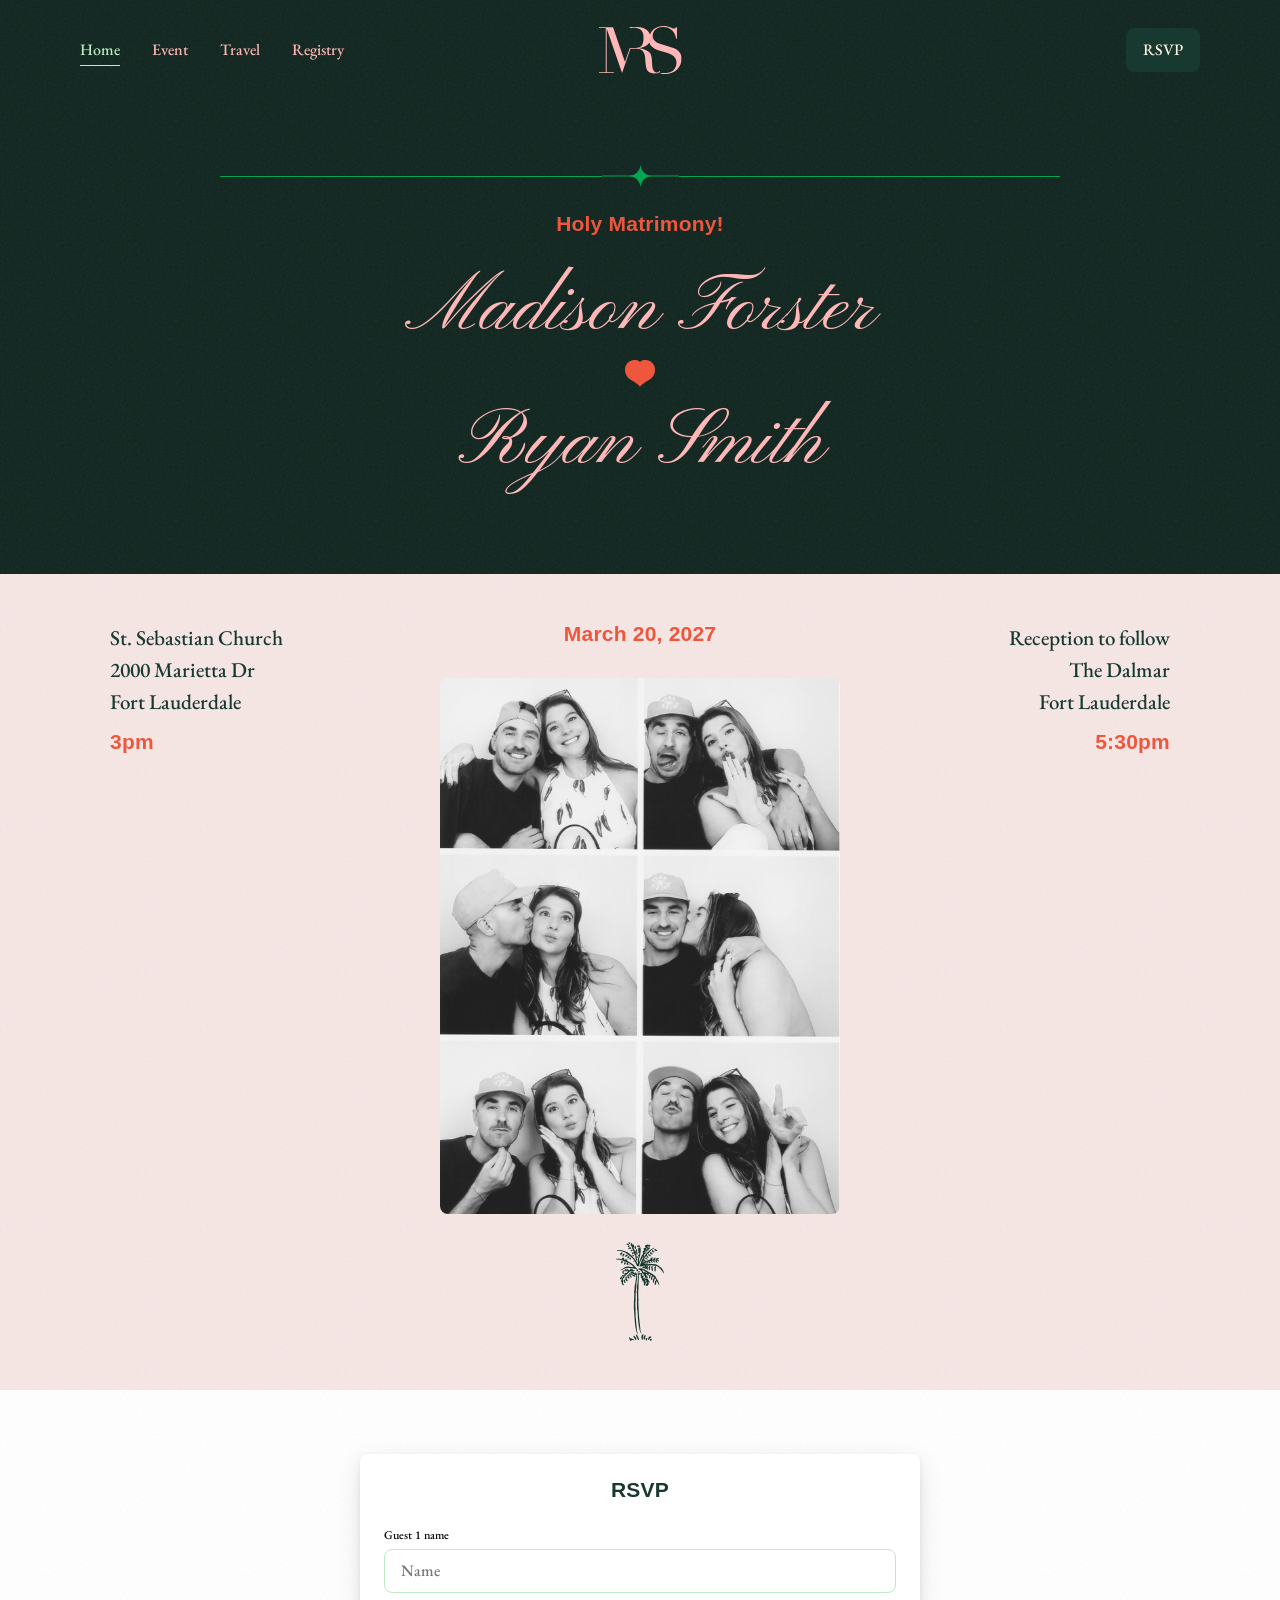
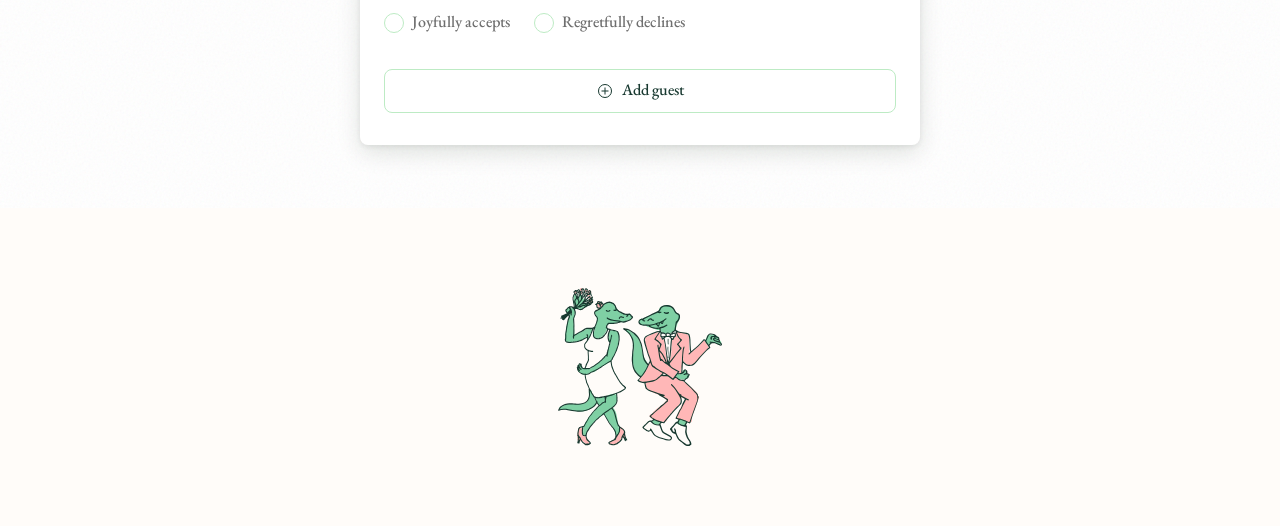
<file: index.html>
<!DOCTYPE html>
<html lang="en">
<head>
  <meta charset="UTF-8">
  <meta name="viewport" content="width=device-width, initial-scale=1.0">
  <title>Madison &amp; Ryan — Home</title>
  <link rel="stylesheet" href="style.css">
  <link rel="icon" href="images/illustration/heart.svg" type="image/svg+xml">
  <meta name="theme-color" content="#0f241e">
</head>
<body>

  <!-- ════════ NAVIGATION ════════ -->
  <nav class="site-nav grain">
    <a href="index.html" class="nav-monogram" aria-label="Madison &amp; Ryan, home">
      <img src="images/illustration/monogram.svg" alt="" width="83" height="48">
    </a>
    <div class="nav-links">
      <a href="index.html" class="active">Home</a>
      <a href="event.html">Event</a>
      <a href="travel.html">Travel</a>
      <a href="registry.html">Registry</a>
    </div>
    <a href="index.html#rsvp" class="nav-rsvp">RSVP</a>
    <button type="button" class="icon-button hamburger" aria-label="Open navigation menu" aria-expanded="false" aria-controls="mobileMenu" onclick="toggleMenu()">
      <span class="hamburger-icons" aria-hidden="true">
        <svg class="nav-menu-icon" width="18" height="18" viewBox="0 0 18 18" fill="none" xmlns="http://www.w3.org/2000/svg">
          <path d="M2 4L16 4" stroke="currentColor"/>
          <path d="M2 9L16 9" stroke="currentColor"/>
          <path d="M2 14L16 14" stroke="currentColor"/>
        </svg>
        <svg class="nav-close-icon" width="18" height="18" viewBox="0 0 18 18" fill="none" xmlns="http://www.w3.org/2000/svg">
          <path d="M3 3L15 15" stroke="currentColor"/>
          <path d="M3 15L15 3" stroke="currentColor"/>
        </svg>
      </span>
    </button>
  </nav>
  <div class="mobile-menu" id="mobileMenu" role="dialog" aria-modal="true" aria-label="Navigation">
    <nav class="mobile-menu-links" aria-label="Main">
      <a href="index.html" class="active">Home</a>
      <a href="event.html">Event</a>
      <a href="travel.html">Travel</a>
      <a href="registry.html">Registry</a>
    </nav>
  </div>

  <!-- ════════ HERO ════════ -->
  <section class="hero grain">
    <div class="hero-inner">

      <!-- Star Divider -->
      <div class="star-divider">
        <span class="line"></span>
        <img class="star-divider-mark" src="images/illustration/star.svg" alt="" width="77" height="24">
        <span class="line"></span>
      </div>

      <p class="font-funk type-subhead subheading">Holy Matrimony!</p>

      <h1 class="type-title-script script-name">Madison Forster</h1>

      <div class="heart-icon">
        <img src="images/illustration/heart.svg" alt="" width="30" height="27">
      </div>

      <h1 class="type-title-script script-name">Ryan Smith</h1>
    </div>
  </section>

  <!-- ════════ DETAILS ════════ -->
  <section class="details-section grain grain-light">
    <div class="details-grid">

      <!-- Left -->
      <div class="details-left">
        <p class="type-p1 details-address">
          St. Sebastian Church<br>
          2000 Marietta Dr<br>
          Fort Lauderdale
        </p>
        <p class="font-funk type-subhead details-time details-time-accent">3pm</p>
      </div>

      <!-- Center -->
      <div class="details-center">
        <p class="font-funk type-subhead details-date details-date-accent">March 20, 2027</p>

        <div class="photo-placeholder">
          <img src="images/photos/photo-booth.jpg" alt="Madison Forster and Ryan Smith — photo booth" width="590" height="810" loading="lazy" decoding="async">
        </div>

        <img class="details-palm" src="images/illustration/palm.svg" alt="" width="58" height="120" loading="lazy" decoding="async">
      </div>

      <!-- Right -->
      <div class="details-right">
        <p class="type-p1 details-address">
          Reception to follow<br>
          The Dalmar<br>
          Fort Lauderdale
        </p>
        <p class="font-funk type-subhead details-time details-time-accent">5:30pm</p>
      </div>

    </div>
  </section>

  <!-- ════════ RSVP ════════ -->
  <section class="rsvp-section grain grain-light" id="rsvp">
    <div class="rsvp-card">
      <h2 class="font-funk type-subhead rsvp-heading">RSVP</h2>

      <form action="https://formspree.io/f/myklajbp" method="POST" id="rsvpForm" novalidate>

        <div id="guestList">
          <!-- Guest 1 (default) -->
          <div class="guest-entry" data-guest="1">
            <div class="form-group autocomplete-wrap">
              <label>Guest 1 name</label>
              <input type="text" name="guest1_name" autocomplete="off" placeholder="Name" required>
              <div class="autocomplete-dropdown"></div>
              <p class="field-error"></p>
            </div>
            <fieldset class="form-group attendance">
              <legend>Will you be attending?</legend>
              <div class="attendance-options">
                <label class="attendance-option"><input type="radio" name="guest1_attending" value="Accepts"><span>Joyfully accepts</span></label>
                <label class="attendance-option"><input type="radio" name="guest1_attending" value="Declines"><span>Regretfully declines</span></label>
              </div>
              <p class="field-error"></p>
            </fieldset>
            <div class="form-group entree-group" hidden>
              <label>Entree option</label>
              <select name="guest1_entree" disabled>
                <option value="" disabled selected>Select entree</option>
                <option value="Chicken &amp; Mahi">Chicken &amp; Mahi</option>
                <option value="Short Ribs &amp; Shrimp">Short Ribs &amp; Shrimp</option>
              </select>
            </div>
          </div>
        </div>

        <button type="button" class="btn-add-guest" id="btnAddGuest">
          <img src="images/icon/add-18.svg" alt="" width="18" height="18">
          Add guest
        </button>

        <button type="submit" class="btn-continue" hidden disabled>Continue</button>
      </form>
    </div>
  </section>

  <!-- ════════ FOOTER ════════ -->
  <footer class="site-footer">
    <img class="footer-gators" src="images/illustration/gators.svg" alt="Dancing gators" width="164" height="158">
  </footer>

  <script>
    function initReveals() {
      if (window.matchMedia && window.matchMedia('(prefers-reduced-motion: reduce)').matches) return;
      var targets = Array.prototype.slice.call(document.querySelectorAll(
        '.hero .star-divider, .hero .subheading, .hero .script-name, .hero .heart-icon, .details-grid, .rsvp-card'
      ));
      if (!targets.length) return;

      targets.forEach(function(el) { el.classList.add('reveal'); });

      var io = new IntersectionObserver(function(entries) {
        entries.forEach(function(entry) {
          if (!entry.isIntersecting) return;
          entry.target.classList.add('reveal-in');
          io.unobserve(entry.target);
        });
      }, { threshold: 0.12, rootMargin: '0px 0px -10% 0px' });

      targets.forEach(function(el) { io.observe(el); });
    }

    /* ── Mobile menu ── */
    function toggleMenu() {
      var menu = document.getElementById('mobileMenu');
      var btn = document.querySelector('.site-nav .hamburger');
      var open = menu && menu.classList.contains('open');
      setMenuOpen(!open);
    }

    var lastMenuFocus = null;
    function getMenuFocusable() {
      var menu = document.getElementById('mobileMenu');
      if (!menu) return [];
      return Array.prototype.slice.call(menu.querySelectorAll('a[href], button:not([disabled]), [tabindex]:not([tabindex="-1"])'))
        .filter(function(el) { return el.offsetParent !== null; });
    }

    function setMenuOpen(open) {
      var menu = document.getElementById('mobileMenu');
      var btn = document.querySelector('.site-nav .hamburger');
      if (!menu) return;

      if (open) {
        lastMenuFocus = document.activeElement;
        menu.classList.add('open');
        document.body.style.overflow = 'hidden';
        if (btn) {
          btn.setAttribute('aria-expanded', 'true');
          btn.setAttribute('aria-label', 'Close navigation menu');
        }
        window.setTimeout(function() {
          var focusables = getMenuFocusable();
          if (focusables[0]) focusables[0].focus();
        }, 0);
      } else {
        menu.classList.remove('open');
        document.body.style.overflow = '';
        if (btn) {
          btn.setAttribute('aria-expanded', 'false');
          btn.setAttribute('aria-label', 'Open navigation menu');
        }
        if (lastMenuFocus && typeof lastMenuFocus.focus === 'function') {
          lastMenuFocus.focus();
        } else if (btn) {
          btn.focus();
        }
        lastMenuFocus = null;
      }
    }
    document.querySelectorAll('.mobile-menu-links a').forEach(function(a) {
      a.addEventListener('click', function() {
        setMenuOpen(false);
      });
    });
    document.addEventListener('keydown', function(e) {
      var menu = document.getElementById('mobileMenu');
      if (!menu || !menu.classList.contains('open')) return;

      if (e.key === 'Escape') {
        setMenuOpen(false);
        return;
      }

      if (e.key === 'Tab') {
        var focusables = getMenuFocusable();
        if (!focusables.length) return;
        var first = focusables[0];
        var last = focusables[focusables.length - 1];
        var active = document.activeElement;
        if (e.shiftKey && active === first) {
          e.preventDefault();
          last.focus();
        } else if (!e.shiftKey && active === last) {
          e.preventDefault();
          first.focus();
        }
      }
    });

    initReveals();

    /* ── Guest list ── */
    var GUESTS = [
      "Cindy Smith","Scott Smith","Cassie Smith","Cassie Ford Smith","Jeremy Smith",
      "Canon Smith","Owen Smith","Dustin Smith","Kali Smith","Kinsley Smith",
      "Tracy Rubio","Jean Rubio","Jim Rubio","Sandi Rubio","Steve Smith",
      "Keith Taylor","Mary Taylor","Kim Medrano","Frank Medrano","Kurt Taylor",
      "Tammy Cardinal","Larry Cardinal","Ted Dailey","Natalie Dailey",
      "Phil Bucci","Patty Bucci","Daniel Marthey","Dasha Marthey",
      "Steven Cooper","Stephanie Cooper","Matt Skelly","Ashley Skelly",
      "Joe Farkas","Kirstin Farkas","Chad Ricker","Jenny Fifer",
      "Mathew Lafferty","Ugyen Lafferty","Clint Lafferty","Leanne Lafferty",
      "Trevor Phillips","Jocelyn Phillips","Cory Lucero","Gabby Rivera",
      "Charlie Casey","Craig Gephart","Rebecca Gephart","Andrew Rising",
      "Abby Rising","Nick D'Amico","Jeanie Mordukhay","Nick Agin",
      "Kyle Martin","Jaclyn Martin","Brent Casto","April Shilling",
      "Ralph Cox","Karen Cox","Judy Sicker","Jim Sicker","Julie Rohr",
      "Billy Rohr","Marnie Lekutanoy","Bilal Akkouche","Bronwyn Sawyer",
      "Selina Hernández","Camille Pepicelli","Dominick Scarfogliero",
      "Cindy Scarfogliero","Colleen Donahue","Juliette McEneaney",
      "Conor McEneaney","Steven Walsh","Kim Walsh","David Walsh",
      "Emily Smoke","Jacqueline Quinn","Gerard Quinn","Kate Prager",
      "Peter Prager","Heather Sawyer","Kane Sawyer","Jackie Sullivan",
      "Christine Forster","John Sawyer","Jim Hague","Paulette Vargas",
      "Katia Lightfoot","Peter Lightfoot","Alec Lightfoot","Kit Ingeme","Katie Cimini",
      "Carol Faria","Marie Walsh","Marykate Prager","Maryclare McVeety",
      "Paul Ryder","Mike Malenfant","Rich Hurley","Mikey Lightfoot",
      "Montana Lightfoot","Natalia Reiss","Pasquale Tolemo","Stefani Butto",
      "Robert Salaki","Santa Sitrno","Brian Kuck","Terry Kuck",
      "Brian Kuck Jr.","Kaitlin Rapkiewicz","John Rapkiewicz",
      "Kaleigh Adkins","Cindy Berbari","Aubrey Berbari","Aubrey Ivie","Eric Ivie",
      "Joe Marquez","Lionetta Marquez","Daniel McCormick","Donna Lambert",
      "Bill Monaco","John Lepoore","Nina Lepoore","Peter Vita","Lisa Vita",
      "Don Adleta","Fred Toner","Tanner DeKock",
      "Eileen Murphy DeGiuseppe","Suzy Donahue","Chuck Donahue","Kevin McNulty",
      "Mary McNulty","Wendy Butto","Frank Butto","Bob McVeety","Kathy McVeety",
      "Al Hertz","Lisa Hertz","Maria Baker","Joe Baker","Cary Kennedy",
      "Sandy Moudry","George Moudry"
    ];

    var guestCount = 1;

    /* True if another guest row on this RSVP already has this name */
    function isNameTaken(name, input) {
      var inputs = document.querySelectorAll('#guestList .autocomplete-wrap input[type="text"]');
      return Array.prototype.some.call(inputs, function(other) {
        return other !== input && other.value.trim().toLowerCase() === name.toLowerCase();
      });
    }

    /* ── Autocomplete ── */
    function setupAutocomplete(input) {
      var dropdown = input.parentElement.querySelector('.autocomplete-dropdown');
      var errorEl = input.parentElement.querySelector('.field-error');

      input.addEventListener('input', function() {
        var val = this.value.trim().toLowerCase();
        errorEl.textContent = '';
        input.classList.remove('invalid');
        dropdown.innerHTML = '';

        if (val.length < 1) { dropdown.style.display = 'none'; return; }

        var matches = GUESTS.filter(function(name) {
          return name.toLowerCase().indexOf(val) !== -1 && !isNameTaken(name, input);
        });

        if (matches.length === 0) {
          dropdown.style.display = 'none';
          return;
        }

        matches.slice(0, 8).forEach(function(name) {
          var item = document.createElement('div');
          item.className = 'autocomplete-item';
          var idx = name.toLowerCase().indexOf(val);
          item.innerHTML = name.substring(0, idx)
            + '<strong>' + name.substring(idx, idx + val.length) + '</strong>'
            + name.substring(idx + val.length);
          item.addEventListener('mousedown', function(e) {
            e.preventDefault();
            input.value = name;
            dropdown.style.display = 'none';
            errorEl.textContent = '';
            input.classList.remove('invalid');
            updateContinue();
          });
          dropdown.appendChild(item);
        });
        dropdown.style.display = 'block';
      });

      input.addEventListener('focus', function() {
        if (this.value.trim().length >= 1) {
          this.dispatchEvent(new Event('input'));
        }
      });

      input.addEventListener('blur', function() {
        var self = this;
        setTimeout(function() {
          dropdown.style.display = 'none';
          validateField(self);
          /* Clears a stale "already on this RSVP" error once the other row changes */
          document.querySelectorAll('#guestList .autocomplete-wrap input.invalid').forEach(function(other) {
            if (other !== self) validateField(other);
          });
        }, 150);
      });
    }

    function validateField(input) {
      var val = input.value.trim();
      var errorEl = input.parentElement.querySelector('.field-error');
      if (!val) {
        input.classList.remove('invalid');
        errorEl.textContent = '';
        return false;
      }
      var match = GUESTS.find(function(name) {
        return name.toLowerCase() === val.toLowerCase();
      });
      if (!match) {
        input.classList.add('invalid');
        errorEl.textContent = "Please select a name from the guest list";
        return false;
      }
      if (isNameTaken(match, input)) {
        input.classList.add('invalid');
        errorEl.textContent = 'This guest is already on this RSVP';
        return false;
      }
      input.value = match;
      input.classList.remove('invalid');
      errorEl.textContent = '';
      return true;
    }

    /* ── Add guest ── */
    document.getElementById('btnAddGuest').addEventListener('click', function() {
      guestCount++;
      var entry = document.createElement('div');
      entry.className = 'guest-entry';
      entry.setAttribute('data-guest', guestCount);
      entry.innerHTML =
        '<div class="guest-entry-header">' +
          '<span class="guest-entry-label">Guest ' + guestCount + '</span>' +
          '<button type="button" class="icon-button icon-button-sm icon-button-light btn-remove-guest" aria-label="Remove guest" title="Remove guest">' +
            '<svg width="16" height="16" viewBox="0 0 18 18" fill="none" xmlns="http://www.w3.org/2000/svg" aria-hidden="true">' +
              '<path d="M3 3L15 15" stroke="currentColor"/>' +
              '<path d="M3 15L15 3" stroke="currentColor"/>' +
            '</svg>' +
          '</button>' +
        '</div>' +
        '<div class="form-group autocomplete-wrap">' +
          '<label>Name</label>' +
          '<input type="text" name="guest' + guestCount + '_name" autocomplete="off" placeholder="Name">' +
          '<div class="autocomplete-dropdown"></div>' +
          '<p class="field-error"></p>' +
        '</div>' +
        '<fieldset class="form-group attendance">' +
          '<legend>Will you be attending?</legend>' +
          '<div class="attendance-options">' +
            '<label class="attendance-option"><input type="radio" name="guest' + guestCount + '_attending" value="Accepts"><span>Joyfully accepts</span></label>' +
            '<label class="attendance-option"><input type="radio" name="guest' + guestCount + '_attending" value="Declines"><span>Regretfully declines</span></label>' +
          '</div>' +
          '<p class="field-error"></p>' +
        '</fieldset>' +
        '<div class="form-group entree-group" hidden>' +
          '<label>Entree option</label>' +
          '<select name="guest' + guestCount + '_entree" disabled>' +
            '<option value="" disabled selected>Select entree</option>' +
            '<option value="Chicken &amp; Mahi">Chicken &amp; Mahi</option>' +
            '<option value="Short Ribs &amp; Shrimp">Short Ribs &amp; Shrimp</option>' +
          '</select>' +
        '</div>';

      document.getElementById('guestList').appendChild(entry);

      var newInput = entry.querySelector('input[type="text"]');
      setupAutocomplete(newInput);
      setupAttendance(entry);
      newInput.focus();
      updateContinue();

      entry.querySelector('.btn-remove-guest').addEventListener('click', function() {
        entry.remove();
        document.querySelectorAll('#guestList .autocomplete-wrap input.invalid').forEach(validateField);
        renumberGuests();
        updateContinue();
      });
    });

    function renumberGuests() {
      var entries = document.querySelectorAll('.guest-entry');
      entries.forEach(function(entry, i) {
        var num = i + 1;
        entry.setAttribute('data-guest', num);
        var label = entry.querySelector('.guest-entry-label');
        if (label) label.textContent = 'Guest ' + num;
        var nameLabel = entry.querySelector('.autocomplete-wrap label');
        if (nameLabel) nameLabel.textContent = num === 1 ? 'Guest 1 name' : 'Name';
        entry.querySelector('input[type="text"]').name = 'guest' + num + '_name';
        entry.querySelectorAll('.attendance input[type="radio"]').forEach(function(radio) {
          radio.name = 'guest' + num + '_attending';
        });
        entry.querySelector('select').name = 'guest' + num + '_entree';
      });
      guestCount = entries.length;
    }

    /* ── Attendance ── */
    function setupAttendance(entry) {
      var fieldset = entry.querySelector('.attendance');
      var entreeGroup = entry.querySelector('.entree-group');
      var select = entreeGroup.querySelector('select');

      fieldset.addEventListener('change', function(e) {
        if (e.target.type !== 'radio') return;
        fieldset.classList.remove('invalid');
        fieldset.querySelector('.field-error').textContent = '';

        /* Disabled selects aren't submitted, so declined guests send no entree */
        var accepts = e.target.value === 'Accepts';
        entreeGroup.hidden = !accepts;
        select.disabled = !accepts;
        if (!accepts) {
          select.selectedIndex = 0;
          select.classList.remove('filled', 'invalid');
          var err = entreeGroup.querySelector('.field-error');
          if (err) err.textContent = '';
        }
      });
    }

    /* ── Continue visibility ── */
    function isGuestComplete(entry) {
      var input = entry.querySelector('.autocomplete-wrap input[type="text"]');
      var name = input.value.trim().toLowerCase();
      var onList = GUESTS.some(function(g) { return g.toLowerCase() === name; });
      var choice = entry.querySelector('.attendance input[type="radio"]:checked');
      if (!onList || isNameTaken(name, input) || !choice) return false;
      return choice.value === 'Declines' || entry.querySelector('.entree-group select').value !== '';
    }

    function updateContinue() {
      var entries = document.querySelectorAll('#guestList .guest-entry');
      var complete = Array.prototype.every.call(entries, isGuestComplete);
      var btn = document.querySelector('#rsvpForm .btn-continue');
      btn.hidden = !complete;
      /* Hidden alone doesn't block submitting with the Enter key */
      btn.disabled = !complete;
    }

    document.getElementById('rsvpForm').addEventListener('input', updateContinue);
    document.getElementById('rsvpForm').addEventListener('change', updateContinue);

    /* ── Form submit validation ── */
    document.getElementById('rsvpForm').addEventListener('submit', function(e) {
      var allValid = true;
      var entries = this.querySelectorAll('.guest-entry');

      entries.forEach(function(entry, i) {
        var input = entry.querySelector('.autocomplete-wrap input[type="text"]');
        var select = entry.querySelector('select');
        var val = input.value.trim();

        /* Name validation */
        if (i === 0 && !val) {
          input.classList.add('invalid');
          input.parentElement.querySelector('.field-error').textContent = 'Please enter your name';
          allValid = false;
        } else if (val && !validateField(input)) {
          allValid = false;
        }

        /* Attendance — required if name is filled (always for guest 1) */
        var namePresent = i === 0 || val;
        var fieldset = entry.querySelector('.attendance');
        var attendanceError = fieldset.querySelector('.field-error');
        var choice = fieldset.querySelector('input[type="radio"]:checked');
        if (namePresent && !choice) {
          fieldset.classList.add('invalid');
          attendanceError.textContent = 'Please let us know if you can make it';
          allValid = false;
        } else {
          fieldset.classList.remove('invalid');
          attendanceError.textContent = '';
        }

        /* Entree validation — required for guests who accept */
        var accepts = choice && choice.value === 'Accepts';
        if (namePresent && accepts && !select.value) {
          select.classList.add('invalid');
          var selectGroup = select.closest('.form-group');
          var selectError = selectGroup.querySelector('.field-error');
          if (!selectError) {
            selectError = document.createElement('p');
            selectError.className = 'field-error';
            selectGroup.appendChild(selectError);
          }
          selectError.textContent = 'Please select an entree';
          allValid = false;
        } else {
          select.classList.remove('invalid');
          var selectGroup = select.closest('.form-group');
          var selectError = selectGroup.querySelector('.field-error');
          if (selectError) selectError.textContent = '';
        }
      });

      e.preventDefault();

      if (!allValid) {
        var firstInvalid = this.querySelector('.invalid');
        if (firstInvalid && firstInvalid.matches('fieldset')) {
          firstInvalid = firstInvalid.querySelector('input[type="radio"]');
        }
        if (firstInvalid) firstInvalid.focus();
        return;
      }

      showConfirmation(this);
    });

    /* Kept by guest name so notes survive "Edit selection" */
    var allergyNotes = {};
    var RSVP_EXIT_MS = 140;
    var RSVP_FILL_MS = 520;

    /* Visit index.html?rsvp-test to run the flow without sending anything to Formspree */
    var RSVP_TEST = /[?&]rsvp-test(&|=|$)/.test(window.location.search);
    var rsvpTestPanel = null;
    if (RSVP_TEST) {
      rsvpTestPanel = document.createElement('aside');
      rsvpTestPanel.className = 'rsvp-test-panel';
      rsvpTestPanel.innerHTML = '<strong>RSVP test mode</strong> Nothing will be sent.<pre></pre>';
      document.body.appendChild(rsvpTestPanel);
    }

    /* Fields grouped per guest so the email reads one guest at a time */
    function buildRsvpData(guests) {
      var data = new FormData();
      data.append('_subject', 'RSVP: ' + guests.map(function(g) { return g.name; }).join(', '));
      guests.forEach(function(g, i) {
        var key = 'guest' + (i + 1);
        data.append(key + '_name', g.name);
        data.append(key + '_attending', g.accepts ? 'Accepts' : 'Declines');
        if (g.accepts) {
          data.append(key + '_entree', g.entree);
          data.append(key + '_allergies', allergyNotes[g.name] || '');
        }
      });
      return data;
    }

    /* ── Send RSVP once the guest confirms ── */
    function submitRsvp(form, box, guests) {
      var btn = box.querySelector('.rsvp-confirm');
      var errorEl = box.querySelector('.submit-error');
      btn.disabled = true;
      btn.textContent = 'Sending…';
      errorEl.textContent = '';

      var data = buildRsvpData(guests);

      if (RSVP_TEST) {
        var lines = [];
        data.forEach(function(value, key) { lines.push(key + ': ' + (value || '(blank)')); });
        rsvpTestPanel.querySelector('pre').textContent = lines.join('\n');
        showConfirmed(box, guests.some(function(g) { return g.accepts; }));
        return;
      }

      fetch(form.action, {
        method: 'POST',
        body: data,
        /* Formspree replies with JSON instead of redirecting to its thank-you page */
        headers: { 'Accept': 'application/json' }
      })
        .then(function(res) {
          if (!res.ok) throw new Error('RSVP failed: ' + res.status);
          showConfirmed(box, guests.some(function(g) { return g.accepts; }));
        })
        .catch(function() {
          btn.disabled = false;
          btn.textContent = 'Confirm';
          errorEl.textContent = 'Something went wrong sending your RSVP. Please try again.';
        });
    }

    /* ── Confirmed state: header changes, then heart, then message ── */
    function showConfirmed(box, anyAccept) {
      var reduceMotion = window.matchMedia && window.matchMedia('(prefers-reduced-motion: reduce)').matches;
      var card = box.closest('.rsvp-card');
      var fill = anyAccept && !reduceMotion;
      box.classList.add('is-leaving');

      /* Dark fill starts as the Confirm button and grows to cover the card */
      if (fill) {
        var c = card.getBoundingClientRect();
        var b = box.querySelector('.rsvp-confirm').getBoundingClientRect();
        card.style.setProperty('--rsvp-fill-from',
          (b.top - c.top) + 'px ' + (c.right - b.right) + 'px ' +
          (c.bottom - b.bottom) + 'px ' + (b.left - c.left) + 'px');
        card.classList.add('is-filling');
        window.setTimeout(function() {
          card.classList.add('is-dark');
          card.classList.remove('is-filling');
        }, RSVP_FILL_MS);
      }

      window.setTimeout(function() {
        box.classList.remove('is-leaving');
        box.innerHTML =
          '<h2 class="type-title-script rsvp-confirmation-title" tabindex="-1"></h2>' +
          '<div class="rsvp-note">' +
            '<img class="rsvp-note-heart" alt="">' +
            '<p class="font-funk rsvp-note-text"></p>' +
          '</div>' +
          '<a href="registry.html" class="btn btn-secondary rsvp-registry">View registry</a>';

        var title = box.querySelector('.rsvp-confirmation-title');
        title.textContent = anyAccept ? 'Yay!' : 'All good!';
        box.querySelector('.rsvp-note-heart').src = anyAccept
          ? 'images/illustration/heart-note-attending.svg'
          : 'images/illustration/heart-note-missed.svg';
        box.querySelector('.rsvp-note-text').innerHTML = anyAccept
          ? 'SEE YA ON THE<br>DANCE FLOOR...'
          : 'YOU WILL<br>BE MISSED...';

        box.classList.add('is-confirmed', 'is-entering');
        if (anyAccept && !fill) card.classList.add('is-dark');
        title.focus();
      }, reduceMotion ? 0 : fill ? RSVP_FILL_MS / 2 : RSVP_EXIT_MS);
    }

    /* ── Review step (Figma 200:2207) ── */
    function showConfirmation(form) {
      var heading = form.closest('.rsvp-card').querySelector('.rsvp-heading');
      var guests = Array.prototype.map.call(form.querySelectorAll('.guest-entry'), function(entry) {
        var choice = entry.querySelector('.attendance input[type="radio"]:checked');
        return {
          name: entry.querySelector('.autocomplete-wrap input[type="text"]').value.trim(),
          accepts: choice.value === 'Accepts',
          entree: entry.querySelector('.entree-group select').value
        };
      });
      var anyAccept = guests.some(function(g) { return g.accepts; });

      var box = document.createElement('div');
      box.className = 'rsvp-confirmation ' + (anyAccept ? 'is-attending' : 'is-missed');
      box.setAttribute('role', 'status');
      box.innerHTML =
        '<h2 class="font-funk type-subhead rsvp-confirmation-title" tabindex="-1">PLEASE CONFIRM</h2>' +
        '<ul class="rsvp-guest-list"></ul>' +
        '<div class="rsvp-confirmation-actions">' +
          '<button type="button" class="btn btn-secondary rsvp-return">Edit selection</button>' +
          '<button type="button" class="btn btn-primary rsvp-confirm">Confirm</button>' +
          '<p class="field-error submit-error" role="alert"></p>' +
        '</div>';

      var list = box.querySelector('.rsvp-guest-list');
      guests.forEach(function(g) {
        var item = document.createElement('li');
        item.className = 'rsvp-guest';
        item.innerHTML =
          '<span class="rsvp-guest-chip">' +
            '<span class="rsvp-guest-icon' + (g.accepts ? '' : ' is-declined') + '">' +
              '<img src="images/icon/' + (g.accepts ? 'checkmark-16-green.svg' : 'close-16-rose.svg') + '"' +
                ' alt="' + (g.accepts ? 'Attending:' : 'Not attending:') + '" width="16" height="16">' +
            '</span>' +
            '<span class="rsvp-guest-name"></span>' +
          '</span>';
        var label = g.name;
        if (g.accepts) label += ' / ' + g.entree;
        else if (!anyAccept) label += ' / Not attending';
        item.querySelector('.rsvp-guest-name').textContent = label;

        if (g.accepts) {
          var field = document.createElement('div');
          field.className = 'form-group rsvp-allergies';
          var input = document.createElement('input');
          input.type = 'text';
          input.placeholder = 'Food allergies (optional)';
          input.setAttribute('aria-label', 'Food allergies for ' + g.name + ' (optional)');
          input.value = allergyNotes[g.name] || '';
          input.addEventListener('input', function() { allergyNotes[g.name] = input.value; });
          field.appendChild(input);
          item.appendChild(field);
        }
        list.appendChild(item);
      });

      box.querySelector('.rsvp-return').addEventListener('click', function() {
        box.replaceWith(form);
        heading.hidden = false;
        updateContinue();
        form.querySelector('.autocomplete-wrap input[type="text"]').focus();
      });

      box.querySelector('.rsvp-confirm').addEventListener('click', function() {
        submitRsvp(form, box, guests);
      });

      heading.hidden = true;
      form.replaceWith(box);
      box.querySelector('.rsvp-confirmation-title').focus();
    }

    /* ── Select filled state ── */
    function setupSelectState(select) {
      select.addEventListener('change', function() {
        this.classList.toggle('filled', this.value !== '');
        /* Clear invalid state on selection */
        if (this.value) {
          this.classList.remove('invalid');
          var err = this.closest('.form-group').querySelector('.field-error');
          if (err) err.textContent = '';
        }
      });
    }

    document.querySelectorAll('.form-group select').forEach(setupSelectState);

    /* Hook into addGuest to also setup new selects */
    var origAddClick = document.getElementById('btnAddGuest').onclick;
    var addBtn = document.getElementById('btnAddGuest');
    addBtn.addEventListener('click', function() {
      setTimeout(function() {
        document.querySelectorAll('.form-group select:not(.select-ready)').forEach(function(sel) {
          setupSelectState(sel);
          sel.classList.add('select-ready');
        });
      }, 0);
    });

    /* ── Init autocomplete on first guest ── */
    setupAutocomplete(document.querySelector('.guest-entry input[type="text"]'));
    setupAttendance(document.querySelector('.guest-entry'));
  </script>

</body>
</html>
</file>
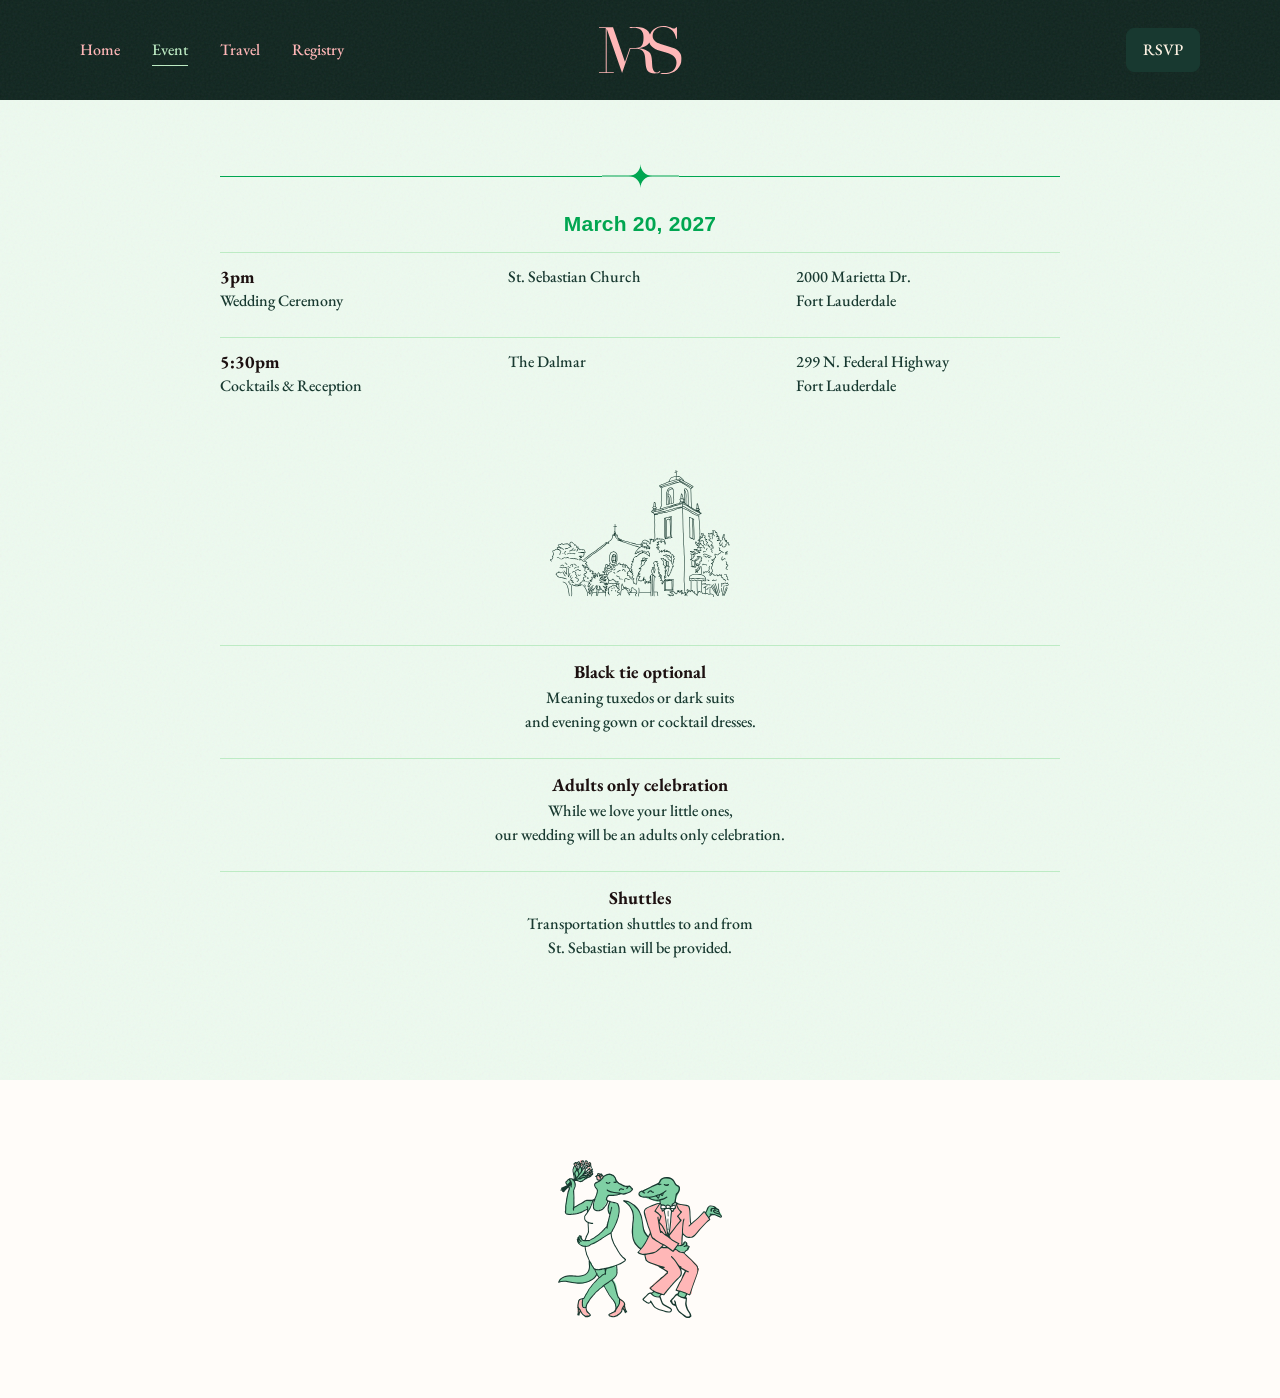
<file: event.html>
<!DOCTYPE html>
<html lang="en">
<head>
  <meta charset="UTF-8">
  <meta name="viewport" content="width=device-width, initial-scale=1.0">
  <title>Madison &amp; Ryan — Event Details</title>
  <link rel="stylesheet" href="style.css">
  <link rel="icon" href="images/illustration/heart.svg" type="image/svg+xml">
  <meta name="theme-color" content="#0f241e">
</head>
<body>

  <!-- ════════ NAVIGATION ════════ -->
  <nav class="site-nav grain">
    <a href="index.html" class="nav-monogram" aria-label="Madison &amp; Ryan, home">
      <img src="images/illustration/monogram.svg" alt="" width="83" height="48">
    </a>
    <div class="nav-links">
      <a href="index.html">Home</a>
      <a href="event.html" class="active">Event</a>
      <a href="travel.html">Travel</a>
      <a href="registry.html">Registry</a>
    </div>
    <a href="index.html#rsvp" class="nav-rsvp">RSVP</a>
    <button type="button" class="icon-button hamburger" aria-label="Open navigation menu" aria-expanded="false" aria-controls="mobileMenu" onclick="toggleMenu()">
      <span class="hamburger-icons" aria-hidden="true">
        <svg class="nav-menu-icon" width="18" height="18" viewBox="0 0 18 18" fill="none" xmlns="http://www.w3.org/2000/svg">
          <path d="M2 4L16 4" stroke="currentColor"/>
          <path d="M2 9L16 9" stroke="currentColor"/>
          <path d="M2 14L16 14" stroke="currentColor"/>
        </svg>
        <svg class="nav-close-icon" width="18" height="18" viewBox="0 0 18 18" fill="none" xmlns="http://www.w3.org/2000/svg">
          <path d="M3 3L15 15" stroke="currentColor"/>
          <path d="M3 15L15 3" stroke="currentColor"/>
        </svg>
      </span>
    </button>
  </nav>
  <div class="mobile-menu" id="mobileMenu" role="dialog" aria-modal="true" aria-label="Navigation">
    <nav class="mobile-menu-links" aria-label="Main">
      <a href="index.html">Home</a>
      <a href="event.html" class="active">Event</a>
      <a href="travel.html">Travel</a>
      <a href="registry.html">Registry</a>
    </nav>
  </div>

  <!-- ════════ EVENT DETAILS (layout mirrors Travel) ════════ -->
  <main class="event-wrapper grain grain-light">
    <div class="travel-inner">

      <div class="star-divider">
        <span class="line"></span>
        <img class="star-divider-mark" src="images/illustration/star.svg" alt="" width="77" height="24">
        <span class="line"></span>
      </div>

      <h2 class="font-funk type-subhead travel-section-heading">March 20, 2027</h2>

      <div class="travel-row">
        <div>
          <p class="type-strong event-schedule-slot-time">3pm</p>
          <p class="type-p2 event-schedule-slot-title">Wedding Ceremony</p>
        </div>
        <div>
          <p class="type-p2 event-schedule-cell">St. Sebastian Church</p>
        </div>
        <div>
          <p class="type-p2 event-schedule-cell">2000 Marietta Dr.</p>
          <p class="type-p2 event-schedule-cell">Fort Lauderdale</p>
        </div>
      </div>

      <div class="travel-row">
        <div>
          <p class="type-strong event-schedule-slot-time">5:30pm</p>
          <p class="type-p2 event-schedule-slot-title">Cocktails &amp; Reception</p>
        </div>
        <div>
          <p class="type-p2 event-schedule-cell">The Dalmar</p>
        </div>
        <div>
          <p class="type-p2 event-schedule-cell">299 N. Federal Highway</p>
          <p class="type-p2 event-schedule-cell">Fort Lauderdale</p>
        </div>
      </div>

      <div class="church-illustration church-illustration--compact">
        <img src="images/illustration/church.svg" alt="Church illustration" width="180" height="127">
      </div>

      <div class="event-extra">
        <div class="event-extra-block">
          <strong>Black tie optional</strong>
          <p class="type-p2">Meaning tuxedos or dark suits<br>and evening gown or cocktail dresses.</p>
        </div>

        <div class="event-extra-block">
          <strong>Adults only celebration</strong>
          <p class="type-p2">While we love your little ones,<br>our wedding will be an adults only celebration.</p>
        </div>

        <div class="event-extra-block">
          <strong>Shuttles</strong>
          <p class="type-p2">Transportation shuttles to and from<br>St. Sebastian will be provided.</p>
        </div>
      </div>

    </div>
  </main>

  <!-- ════════ FOOTER ════════ -->
  <footer class="site-footer">
    <img class="footer-gators" src="images/illustration/gators.svg" alt="Dancing gators" width="164" height="158">
  </footer>

  <script>
    function initReveals() {
      if (window.matchMedia && window.matchMedia('(prefers-reduced-motion: reduce)').matches) return;
      var targets = Array.prototype.slice.call(document.querySelectorAll(
        '.star-divider, .travel-section-heading, .travel-row, .church-illustration, .event-extra'
      ));
      if (!targets.length) return;

      targets.forEach(function(el) { el.classList.add('reveal'); });

      var io = new IntersectionObserver(function(entries) {
        entries.forEach(function(entry) {
          if (!entry.isIntersecting) return;
          entry.target.classList.add('reveal-in');
          io.unobserve(entry.target);
        });
      }, { threshold: 0.12, rootMargin: '0px 0px -10% 0px' });

      targets.forEach(function(el) { io.observe(el); });
    }

    function toggleMenu() {
      var menu = document.getElementById('mobileMenu');
      var btn = document.querySelector('.site-nav .hamburger');
      var open = menu && menu.classList.contains('open');
      setMenuOpen(!open);
    }

    var lastMenuFocus = null;
    function getMenuFocusable() {
      var menu = document.getElementById('mobileMenu');
      if (!menu) return [];
      return Array.prototype.slice.call(menu.querySelectorAll('a[href], button:not([disabled]), [tabindex]:not([tabindex="-1"])'))
        .filter(function(el) { return el.offsetParent !== null; });
    }

    function setMenuOpen(open) {
      var menu = document.getElementById('mobileMenu');
      var btn = document.querySelector('.site-nav .hamburger');
      if (!menu) return;

      if (open) {
        lastMenuFocus = document.activeElement;
        menu.classList.add('open');
        document.body.style.overflow = 'hidden';
        if (btn) {
          btn.setAttribute('aria-expanded', 'true');
          btn.setAttribute('aria-label', 'Close navigation menu');
        }
        window.setTimeout(function() {
          var focusables = getMenuFocusable();
          if (focusables[0]) focusables[0].focus();
        }, 0);
      } else {
        menu.classList.remove('open');
        document.body.style.overflow = '';
        if (btn) {
          btn.setAttribute('aria-expanded', 'false');
          btn.setAttribute('aria-label', 'Open navigation menu');
        }
        if (lastMenuFocus && typeof lastMenuFocus.focus === 'function') {
          lastMenuFocus.focus();
        } else if (btn) {
          btn.focus();
        }
        lastMenuFocus = null;
      }
    }
    document.querySelectorAll('.mobile-menu-links a').forEach(function(a) {
      a.addEventListener('click', function() {
        setMenuOpen(false);
      });
    });
    document.addEventListener('keydown', function(e) {
      var menu = document.getElementById('mobileMenu');
      if (!menu || !menu.classList.contains('open')) return;

      if (e.key === 'Escape') {
        setMenuOpen(false);
        return;
      }

      if (e.key === 'Tab') {
        var focusables = getMenuFocusable();
        if (!focusables.length) return;
        var first = focusables[0];
        var last = focusables[focusables.length - 1];
        var active = document.activeElement;
        if (e.shiftKey && active === first) {
          e.preventDefault();
          last.focus();
        } else if (!e.shiftKey && active === last) {
          e.preventDefault();
          first.focus();
        }
      }
    });

    initReveals();
  </script>

</body>
</html>
</file>
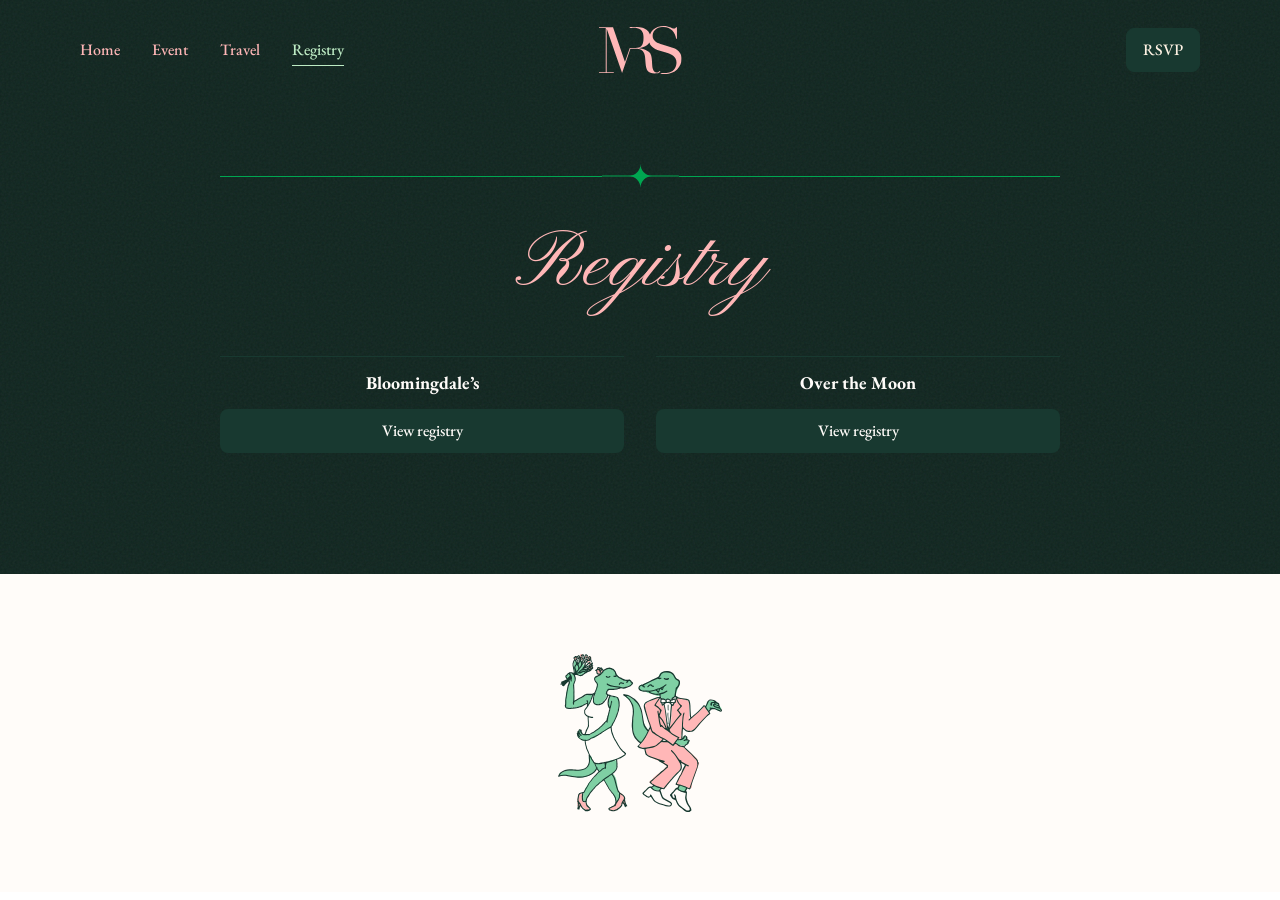
<file: registry.html>
<!DOCTYPE html>
<html lang="en">
<head>
  <meta charset="UTF-8">
  <meta name="viewport" content="width=device-width, initial-scale=1.0">
  <title>Madison &amp; Ryan — Registry</title>
  <link rel="stylesheet" href="style.css">
  <link rel="icon" href="images/illustration/heart.svg" type="image/svg+xml">
  <meta name="theme-color" content="#0f241e">
</head>
<body>

  <!-- ════════ NAVIGATION ════════ -->
  <nav class="site-nav grain">
    <a href="index.html" class="nav-monogram" aria-label="Madison &amp; Ryan, home">
      <img src="images/illustration/monogram.svg" alt="" width="83" height="48">
    </a>
    <div class="nav-links">
      <a href="index.html">Home</a>
      <a href="event.html">Event</a>
      <a href="travel.html">Travel</a>
      <a href="registry.html" class="active">Registry</a>
    </div>
    <a href="index.html#rsvp" class="nav-rsvp">RSVP</a>
    <button type="button" class="icon-button hamburger" aria-label="Open navigation menu" aria-expanded="false" aria-controls="mobileMenu" onclick="toggleMenu()">
      <span class="hamburger-icons" aria-hidden="true">
        <svg class="nav-menu-icon" width="18" height="18" viewBox="0 0 18 18" fill="none" xmlns="http://www.w3.org/2000/svg">
          <path d="M2 4L16 4" stroke="currentColor"/>
          <path d="M2 9L16 9" stroke="currentColor"/>
          <path d="M2 14L16 14" stroke="currentColor"/>
        </svg>
        <svg class="nav-close-icon" width="18" height="18" viewBox="0 0 18 18" fill="none" xmlns="http://www.w3.org/2000/svg">
          <path d="M3 3L15 15" stroke="currentColor"/>
          <path d="M3 15L15 3" stroke="currentColor"/>
        </svg>
      </span>
    </button>
  </nav>
  <div class="mobile-menu" id="mobileMenu" role="dialog" aria-modal="true" aria-label="Navigation">
    <nav class="mobile-menu-links" aria-label="Main">
      <a href="index.html">Home</a>
      <a href="event.html">Event</a>
      <a href="travel.html">Travel</a>
      <a href="registry.html" class="active">Registry</a>
    </nav>
  </div>

  <!-- ════════ REGISTRY ════════ -->
  <main class="registry-wrapper grain">
    <div class="registry-inner">

      <div class="star-divider">
        <span class="line"></span>
        <img class="star-divider-mark" src="images/illustration/star.svg" alt="" width="77" height="24">
        <span class="line"></span>
      </div>

      <h1 class="type-title-script registry-title">Registry</h1>

      <div class="registry-list">
        <section class="registry-item">
          <h2 class="type-strong">Bloomingdale&rsquo;s</h2>
          <a href="https://www.bloomingdales.com/registry/Madison-Forster-Ryan-Smith/1733520" class="btn btn-primary" target="_blank" rel="noopener noreferrer">View registry</a>
        </section>

        <section class="registry-item">
          <h2 class="type-strong">Over the Moon</h2>
          <a href="https://overthemoon.com/apps/registry/forster-smith-1d41" class="btn btn-primary" target="_blank" rel="noopener noreferrer">View registry</a>
        </section>
      </div>

    </div>
  </main>

  <!-- ════════ FOOTER ════════ -->
  <footer class="site-footer">
    <img class="footer-gators" src="images/illustration/gators.svg" alt="Dancing gators" width="164" height="158">
  </footer>

  <script>
    function initReveals() {
      if (window.matchMedia && window.matchMedia('(prefers-reduced-motion: reduce)').matches) return;
      var targets = Array.prototype.slice.call(document.querySelectorAll(
        '.star-divider, .registry-title, .registry-list'
      ));
      if (!targets.length) return;

      targets.forEach(function(el) { el.classList.add('reveal'); });

      var io = new IntersectionObserver(function(entries) {
        entries.forEach(function(entry) {
          if (!entry.isIntersecting) return;
          entry.target.classList.add('reveal-in');
          io.unobserve(entry.target);
        });
      }, { threshold: 0.12, rootMargin: '0px 0px -10% 0px' });

      targets.forEach(function(el) { io.observe(el); });
    }

    function toggleMenu() {
      var menu = document.getElementById('mobileMenu');
      var btn = document.querySelector('.site-nav .hamburger');
      var open = menu && menu.classList.contains('open');
      setMenuOpen(!open);
    }

    var lastMenuFocus = null;
    function getMenuFocusable() {
      var menu = document.getElementById('mobileMenu');
      if (!menu) return [];
      return Array.prototype.slice.call(menu.querySelectorAll('a[href], button:not([disabled]), [tabindex]:not([tabindex="-1"])'))
        .filter(function(el) { return el.offsetParent !== null; });
    }

    function setMenuOpen(open) {
      var menu = document.getElementById('mobileMenu');
      var btn = document.querySelector('.site-nav .hamburger');
      if (!menu) return;

      if (open) {
        lastMenuFocus = document.activeElement;
        menu.classList.add('open');
        document.body.style.overflow = 'hidden';
        if (btn) {
          btn.setAttribute('aria-expanded', 'true');
          btn.setAttribute('aria-label', 'Close navigation menu');
        }
        window.setTimeout(function() {
          var focusables = getMenuFocusable();
          if (focusables[0]) focusables[0].focus();
        }, 0);
      } else {
        menu.classList.remove('open');
        document.body.style.overflow = '';
        if (btn) {
          btn.setAttribute('aria-expanded', 'false');
          btn.setAttribute('aria-label', 'Open navigation menu');
        }
        if (lastMenuFocus && typeof lastMenuFocus.focus === 'function') {
          lastMenuFocus.focus();
        } else if (btn) {
          btn.focus();
        }
        lastMenuFocus = null;
      }
    }
    initReveals();
    document.querySelectorAll('.mobile-menu-links a').forEach(function(a) {
      a.addEventListener('click', function() {
        setMenuOpen(false);
      });
    });
    document.addEventListener('keydown', function(e) {
      var menu = document.getElementById('mobileMenu');
      if (!menu || !menu.classList.contains('open')) return;

      if (e.key === 'Escape') {
        setMenuOpen(false);
        return;
      }

      if (e.key === 'Tab') {
        var focusables = getMenuFocusable();
        if (!focusables.length) return;
        var first = focusables[0];
        var last = focusables[focusables.length - 1];
        var active = document.activeElement;
        if (e.shiftKey && active === first) {
          e.preventDefault();
          last.focus();
        } else if (!e.shiftKey && active === last) {
          e.preventDefault();
          first.focus();
        }
      }
    });
  </script>

</body>
</html>
</file>
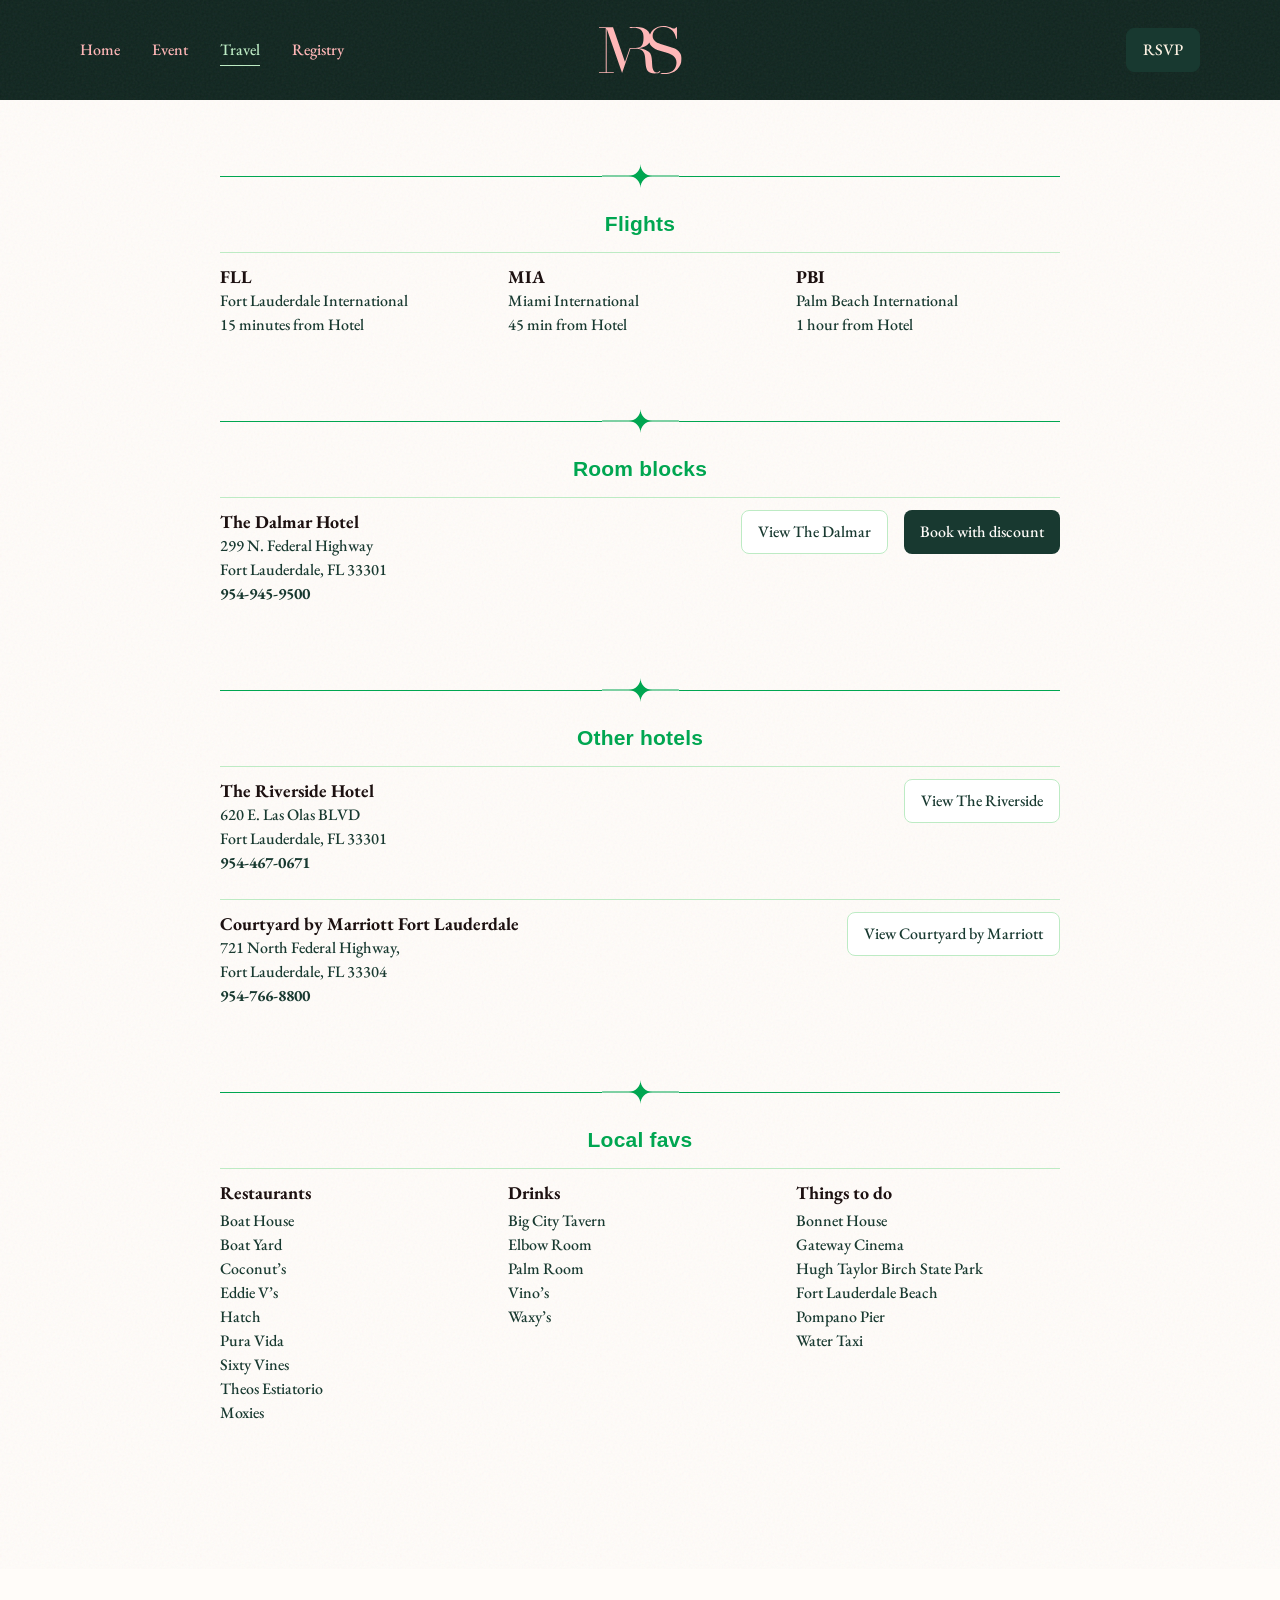
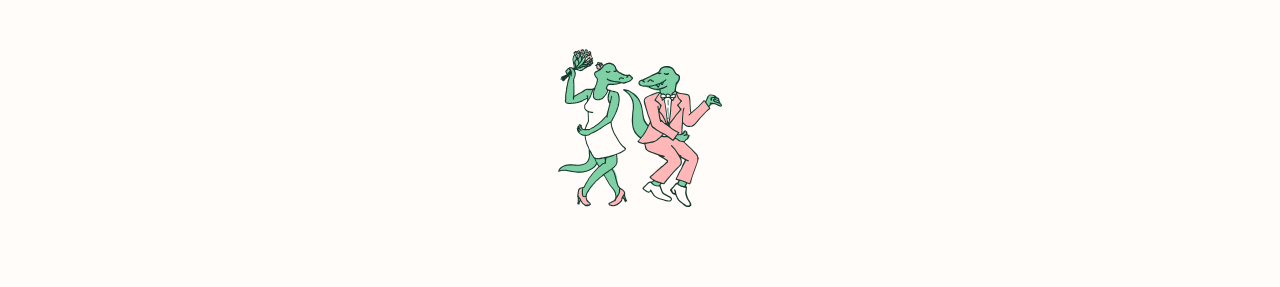
<file: travel.html>
<!DOCTYPE html>
<html lang="en">
<head>
  <meta charset="UTF-8">
  <meta name="viewport" content="width=device-width, initial-scale=1.0">
  <title>Madison &amp; Ryan — Travel</title>
  <link rel="stylesheet" href="style.css">
  <link rel="icon" href="images/illustration/heart.svg" type="image/svg+xml">
  <meta name="theme-color" content="#0f241e">
</head>
<body>

  <!-- ════════ NAVIGATION ════════ -->
  <nav class="site-nav grain">
    <a href="index.html" class="nav-monogram" aria-label="Madison &amp; Ryan, home">
      <img src="images/illustration/monogram.svg" alt="" width="83" height="48">
    </a>
    <div class="nav-links">
      <a href="index.html">Home</a>
      <a href="event.html">Event</a>
      <a href="travel.html" class="active">Travel</a>
      <a href="registry.html">Registry</a>
    </div>
    <a href="index.html#rsvp" class="nav-rsvp">RSVP</a>
    <button type="button" class="icon-button hamburger" aria-label="Open navigation menu" aria-expanded="false" aria-controls="mobileMenu" onclick="toggleMenu()">
      <span class="hamburger-icons" aria-hidden="true">
        <svg class="nav-menu-icon" width="18" height="18" viewBox="0 0 18 18" fill="none" xmlns="http://www.w3.org/2000/svg">
          <path d="M2 4L16 4" stroke="currentColor"/>
          <path d="M2 9L16 9" stroke="currentColor"/>
          <path d="M2 14L16 14" stroke="currentColor"/>
        </svg>
        <svg class="nav-close-icon" width="18" height="18" viewBox="0 0 18 18" fill="none" xmlns="http://www.w3.org/2000/svg">
          <path d="M3 3L15 15" stroke="currentColor"/>
          <path d="M3 15L15 3" stroke="currentColor"/>
        </svg>
      </span>
    </button>
  </nav>
  <div class="mobile-menu" id="mobileMenu" role="dialog" aria-modal="true" aria-label="Navigation">
    <nav class="mobile-menu-links" aria-label="Main">
      <a href="index.html">Home</a>
      <a href="event.html">Event</a>
      <a href="travel.html" class="active">Travel</a>
      <a href="registry.html">Registry</a>
    </nav>
  </div>

  <!-- ════════ TRAVEL (Figma travel/desktop) ════════ -->
  <main class="travel-wrapper grain grain-light">
    <div class="travel-inner">

      <!-- ── Flights ── -->
      <div class="star-divider">
        <span class="line"></span>
        <img class="star-divider-mark" src="images/illustration/star.svg" alt="" width="77" height="24">
        <span class="line"></span>
      </div>

      <h2 class="font-funk type-subhead travel-section-heading">Flights</h2>

      <div class="travel-row">
        <div>
          <p class="type-strong travel-code">FLL</p>
          <p class="type-p2 travel-name">Fort Lauderdale International</p>
          <p class="type-p2 travel-detail">15 minutes from Hotel</p>
        </div>
        <div>
          <p class="type-strong travel-code">MIA</p>
          <p class="type-p2 travel-name">Miami International</p>
          <p class="type-p2 travel-detail">45 min from Hotel</p>
        </div>
        <div>
          <p class="type-strong travel-code">PBI</p>
          <p class="type-p2 travel-name">Palm Beach International</p>
          <p class="type-p2 travel-detail">1 hour from Hotel</p>
        </div>
      </div>

      <!-- ── Room blocks ── -->
      <div class="star-divider star-divider--spaced">
        <span class="line"></span>
        <img class="star-divider-mark" src="images/illustration/star.svg" alt="" width="77" height="24">
        <span class="line"></span>
      </div>

      <h2 class="font-funk type-subhead travel-section-heading">Room blocks</h2>

      <div class="hotel-row">
        <div class="hotel-info">
          <p class="type-strong hotel-name">The Dalmar Hotel</p>
          <p class="type-p2 hotel-address">299 N. Federal Highway</p>
          <p class="type-p2 hotel-address">Fort Lauderdale, FL 33301</p>
          <p class="type-p2 hotel-address">954-945-9500</p>
        </div>
        <div class="hotel-buttons">
          <a href="https://www.thedalmar.com/" class="btn btn-secondary" target="_blank" rel="noopener noreferrer">View The Dalmar</a>
          <a href="https://www.marriott.com/event-reservations/reservation-link.mi?id=1780928893307&amp;key=GRP&amp;app=resvlink&amp;_branch_match_id=1282019853708880876&amp;_branch_referrer=H4sIAAAAAAAAA8soKSkottLXTywo0MtNLCrKzC8p0UvOz9UvSi0uy0wtN7IHytiCODmZedlqmSm2huYWBpZGFhaWxpYG5mrZqZW27kEBanVFqWmpQO156fFJRfnlxalFts4ZRfm5qQDUqHrJYQAAAA%3D%3D" class="btn btn-primary" target="_blank" rel="noopener noreferrer">Book with discount</a>
        </div>
      </div>

      <!-- ── Other hotels ── -->
      <div class="star-divider star-divider--spaced">
        <span class="line"></span>
        <img class="star-divider-mark" src="images/illustration/star.svg" alt="" width="77" height="24">
        <span class="line"></span>
      </div>

      <h2 class="font-funk type-subhead travel-section-heading">Other hotels</h2>

      <div class="hotel-row">
        <div class="hotel-info">
          <p class="type-strong hotel-name">The Riverside Hotel</p>
          <p class="type-p2 hotel-address">620 E. Las Olas BLVD</p>
          <p class="type-p2 hotel-address">Fort Lauderdale, FL 33301</p>
          <p class="type-p2 hotel-address">954-467-0671</p>
        </div>
        <div class="hotel-buttons">
          <a href="https://www.riversidehotel.com/" class="btn btn-secondary" target="_blank" rel="noopener noreferrer">View The Riverside</a>
        </div>
      </div>

      <div class="hotel-row">
        <div class="hotel-info">
          <p class="type-strong hotel-name">Courtyard by Marriott Fort Lauderdale</p>
          <p class="type-p2 hotel-address">721 North Federal Highway,</p>
          <p class="type-p2 hotel-address">Fort Lauderdale, FL 33304</p>
          <p class="type-p2 hotel-address">954-766-8800</p>
        </div>
        <div class="hotel-buttons">
          <a href="https://www.marriott.com/en-us/hotels/flllc-courtyard-fort-lauderdale-downtown/overview/" class="btn btn-secondary" target="_blank" rel="noopener noreferrer">View Courtyard by Marriott</a>
        </div>
      </div>

      <!-- ── Local favs ── -->
      <div class="star-divider star-divider--spaced">
        <span class="line"></span>
        <img class="star-divider-mark" src="images/illustration/star.svg" alt="" width="77" height="24">
        <span class="line"></span>
      </div>

      <h2 class="font-funk type-subhead travel-section-heading">Local favs</h2>

      <div class="favs-row">
        <div class="favs-category">
          <h4 class="type-strong">Restaurants</h4>
          <p class="type-p2">
            Boat House<br>
            Boat Yard<br>
            Coconut&rsquo;s<br>
            Eddie V&rsquo;s<br>
            Hatch<br>
            Pura Vida<br>
            Sixty Vines<br>
            Theos Estiatorio<br>
            Moxies
          </p>
        </div>
        <div class="favs-category">
          <h4 class="type-strong">Drinks</h4>
          <p class="type-p2">
            Big City Tavern<br>
            Elbow Room<br>
            Palm Room<br>
            Vino&rsquo;s<br>
            Waxy&rsquo;s
          </p>
        </div>
        <div class="favs-category">
          <h4 class="type-strong">Things to do</h4>
          <p class="type-p2">
            Bonnet House<br>
            Gateway Cinema<br>
            Hugh Taylor Birch State Park<br>
            Fort Lauderdale Beach<br>
            Pompano Pier<br>
            Water Taxi
          </p>
        </div>
      </div>

    </div>
  </main>

  <!-- ════════ FOOTER ════════ -->
  <footer class="site-footer">
    <img class="footer-gators" src="images/illustration/gators.svg" alt="Dancing gators" width="164" height="158">
  </footer>

  <script>
    function initReveals() {
      if (window.matchMedia && window.matchMedia('(prefers-reduced-motion: reduce)').matches) return;
      var targets = Array.prototype.slice.call(document.querySelectorAll(
        '.star-divider, .travel-section-heading, .travel-row, .hotel-row, .favs-row'
      ));
      if (!targets.length) return;

      targets.forEach(function(el) { el.classList.add('reveal'); });

      var io = new IntersectionObserver(function(entries) {
        entries.forEach(function(entry) {
          if (!entry.isIntersecting) return;
          entry.target.classList.add('reveal-in');
          io.unobserve(entry.target);
        });
      }, { threshold: 0.12, rootMargin: '0px 0px -10% 0px' });

      targets.forEach(function(el) { io.observe(el); });
    }

    function toggleMenu() {
      var menu = document.getElementById('mobileMenu');
      var btn = document.querySelector('.site-nav .hamburger');
      var open = menu && menu.classList.contains('open');
      setMenuOpen(!open);
    }

    var lastMenuFocus = null;
    function getMenuFocusable() {
      var menu = document.getElementById('mobileMenu');
      if (!menu) return [];
      return Array.prototype.slice.call(menu.querySelectorAll('a[href], button:not([disabled]), [tabindex]:not([tabindex="-1"])'))
        .filter(function(el) { return el.offsetParent !== null; });
    }

    function setMenuOpen(open) {
      var menu = document.getElementById('mobileMenu');
      var btn = document.querySelector('.site-nav .hamburger');
      if (!menu) return;

      if (open) {
        lastMenuFocus = document.activeElement;
        menu.classList.add('open');
        document.body.style.overflow = 'hidden';
        if (btn) {
          btn.setAttribute('aria-expanded', 'true');
          btn.setAttribute('aria-label', 'Close navigation menu');
        }
        window.setTimeout(function() {
          var focusables = getMenuFocusable();
          if (focusables[0]) focusables[0].focus();
        }, 0);
      } else {
        menu.classList.remove('open');
        document.body.style.overflow = '';
        if (btn) {
          btn.setAttribute('aria-expanded', 'false');
          btn.setAttribute('aria-label', 'Open navigation menu');
        }
        if (lastMenuFocus && typeof lastMenuFocus.focus === 'function') {
          lastMenuFocus.focus();
        } else if (btn) {
          btn.focus();
        }
        lastMenuFocus = null;
      }
    }
    document.querySelectorAll('.mobile-menu-links a').forEach(function(a) {
      a.addEventListener('click', function() {
        setMenuOpen(false);
      });
    });
    document.addEventListener('keydown', function(e) {
      var menu = document.getElementById('mobileMenu');
      if (!menu || !menu.classList.contains('open')) return;

      if (e.key === 'Escape') {
        setMenuOpen(false);
        return;
      }

      if (e.key === 'Tab') {
        var focusables = getMenuFocusable();
        if (!focusables.length) return;
        var first = focusables[0];
        var last = focusables[focusables.length - 1];
        var active = document.activeElement;
        if (e.shiftKey && active === first) {
          e.preventDefault();
          last.focus();
        } else if (!e.shiftKey && active === last) {
          e.preventDefault();
          first.focus();
        }
      }
    });

    initReveals();
  </script>

</body>
</html>
</file>
<file: style.css>
/* ========================================
   Wedding Site — Shared Styles
   ======================================== */

/* Google Fonts */
@import url('https://fonts.googleapis.com/css2?family=EB+Garamond:wght@500;700&family=Pinyon+Script&display=swap');

/* ── Reset ── */
*, *::before, *::after {
  box-sizing: border-box;
  margin: 0;
  padding: 0;
}

html {
  scroll-behavior: smooth;
}

body {
  font-family: 'EB Garamond', Georgia, serif;
  font-weight: 500;
  font-size: 18px;
  line-height: 1.55;
  color: var(--text-subhead);
  -webkit-font-smoothing: antialiased;
}

img { max-width: 100%; display: block; }
a { text-decoration: none; color: inherit; }
ul { list-style: none; }
button, input, select { font: inherit; }

/* ── Typography Utilities ── */
.font-script {
  font-family: 'Pinyon Script', cursive;
  font-weight: 400;
}

.font-funk {
  font-family: Optima, 'Trebuchet MS', sans-serif;
  font-weight: 700;
  letter-spacing: 0.01em;
  text-transform: none;
}

.font-funk-caps {
  font-family: Optima, 'Trebuchet MS', sans-serif;
  font-weight: 700;
  letter-spacing: 0.01em;
  text-transform: uppercase;
}

.font-serif {
  font-family: 'EB Garamond', Georgia, serif;
  font-weight: 500;
}

/* ── Figma-aligned type scales (responsive) ── */
.type-subhead {
  font-size: 21px;
  line-height: 24px;
  letter-spacing: 0.01em;
}

.type-title-script {
  font-family: 'Pinyon Script', cursive;
  font-weight: 400;
  font-size: 80px;
  line-height: 100px;
}

.type-p1 {
  font-size: 21px;
  line-height: 32px;
}

.type-p2 {
  font-size: 16px;
  line-height: 24px;
}

.type-strong {
  font-weight: 700;
  font-size: 18px;
  line-height: 24px;
  color: var(--neutral-900);
}

/* ── Color Tokens ── */
:root {
  /* Cream */
  --cream-100: #fffcf9;
  --cream-og: #fefaf6;
  --cream-200: #fef2e3;

  /* Neutral */
  --white: #ffffff;
  --neutral-100: #fcfcfc;
  --neutral-200: #e2e2e2;
  --neutral-500: #a0a0a0;
  --neutral-700: #6e6e6e;
  --neutral-900: #1c1010;
  --neutral-1000: #000000;

  /* Rose */
  --rose-200: #f6e6e4;
  --rose-300: #ffb7b7;
  --rose-500: #ef563e;
  --rose-800: #3b2222;
  --rose-900: #2a1919;

  /* Green */
  --green-200: #edfaef;
  --green-300: #bdebc4;
  --green-500: #00a651;
  --green-700: #296050;
  --green-800: #183930;
  --green-900: #0f241e;

  /* ── Semantic (Figma Wedding-2027) ── */
  --text-subhead: var(--green-800);
  --text-link-resting: var(--rose-300);
  --text-link-active: var(--green-300);
  --text-contrast-medium: var(--cream-200);
  --background-contrast-high: var(--green-900);
  /* Primary fills (RSVP nav, primary CTAs, mobile menu IconButton) */
  --background-button-primary-resting: var(--green-800);

  /* Star divider: wing lines (graphic color is per-asset SVG) */
  --star-rule-color: var(--green-300);

  /* Event / Travel inner + hero star rail (aligned width) */
  --content-rail: 840px;

  /* Icon / default — use on light backgrounds (inherits on most of the page) */
  --icon-default-on-light: var(--green-800);
  /* Icon / default — on dark surfaces (nav, contrast bars, etc.) */
  --icon-default-on-dark: var(--green-300);
  --icon-default: var(--icon-default-on-light);

  /* Motion (quiet luxury) */
  --motion-fast: 140ms;
  --motion-standard: 200ms;
  --motion-enter: 260ms;
  --ease-standard: cubic-bezier(0.2, 0.8, 0.2, 1);
  --ease-emphasis: cubic-bezier(0.16, 1, 0.3, 1);
}

/* Subtle reveal-on-scroll */
.reveal {
  opacity: 0;
  transform: translateY(10px);
  transition: opacity var(--motion-enter) var(--ease-standard), transform var(--motion-enter) var(--ease-standard);
  will-change: opacity, transform;
}

.reveal.reveal-in {
  opacity: 1;
  transform: translateY(0);
}

@media (prefers-reduced-motion: reduce) {
  .reveal {
    opacity: 1;
    transform: none;
    transition: none;
  }
}

/* ========================================
   NAVIGATION
   ======================================== */
.site-nav {
  background: var(--background-contrast-high);
  --icon-default: var(--icon-default-on-dark);
  height: 100px;
  display: flex;
  align-items: center;
  justify-content: space-between;
  padding: 0 80px 0 0;
  position: sticky;
  top: 0;
  z-index: 100;
}

.site-nav.grain {
  position: sticky;
}

/* Monogram (Figma 34:7467) — centered in the bar on desktop */
.site-nav .nav-monogram {
  position: absolute;
  left: 50%;
  top: 50%;
  transform: translate(-50%, -50%);
  display: flex;
}

.nav-monogram img {
  display: block;
  width: auto;
  height: 48px;
}
.nav-links {
  display: flex;
  align-items: center;
  gap: 32px;
  padding-left: 80px;
}

.nav-links a {
  font-family: 'EB Garamond', Georgia, serif;
  font-weight: 500;
  font-size: 16px;
  color: var(--text-link-resting);
  position: relative;
  transition: color var(--motion-standard) var(--ease-standard);
}

.nav-links a::after {
  content: '';
  position: absolute;
  left: 0;
  right: 0;
  bottom: -4px;
  height: 1px;
  background: currentColor;
  transform: scaleX(0);
  transform-origin: center;
  opacity: 0;
  transition: transform var(--motion-standard) var(--ease-standard), opacity var(--motion-standard) var(--ease-standard);
}

.nav-links a:hover {
  color: var(--text-link-active);
}

.nav-links a:hover::after,
.nav-links a:focus-visible::after {
  transform: scaleX(1);
  opacity: 1;
}

.nav-links a.active {
  color: var(--text-link-active);
}

.nav-links a.active::after {
  transform: scaleX(1);
  opacity: 1;
}

.nav-rsvp {
  display: inline-flex;
  align-items: center;
  justify-content: center;
  background: var(--background-button-primary-resting);
  border: 1px solid var(--background-button-primary-resting);
  border-radius: 8px;
  height: 44px;
  padding: 0 16px;
  color: var(--text-contrast-medium);
  font-family: 'EB Garamond', Georgia, serif;
  font-weight: 500;
  font-size: 16px;
  cursor: pointer;
  transition: opacity 0.2s;
}

.nav-rsvp:hover {
  opacity: 0.85;
}

/* Tablet: tighter bar so the links clear the centered monogram */
@media (max-width: 900px) {
  .site-nav {
    padding-right: 40px;
  }

  .nav-links {
    padding-left: 40px;
    gap: 24px;
  }
}

/* IconButton (Figma 76:2221) — shared by mobile menu trigger and remove guest */
.icon-button {
  display: inline-flex;
  align-items: center;
  justify-content: center;
  box-sizing: border-box;
  flex-shrink: 0;
  width: 32px;
  height: 32px;
  padding: 7px;
  border-radius: 9999px;
  background: var(--background-button-primary-resting);
  border: 1px solid var(--background-button-primary-resting);
  /* Dark fill, so the icon always uses the on-dark color */
  color: var(--icon-default-on-dark);
  cursor: pointer;
  transition: opacity 0.2s, background 0.2s, border-color 0.2s;
}

.icon-button:hover {
  opacity: 0.92;
  border-color: var(--green-500);
}

.icon-button:active {
  background: var(--green-900);
  border-color: var(--green-500);
}

.icon-button:focus-visible {
  outline: 2px solid var(--green-300);
  outline-offset: 2px;
}

/* Small IconButton — 24px container, 16px icon */
.icon-button-sm {
  width: 24px;
  height: 24px;
  padding: 3px;
}

/* Light IconButton — for light backgrounds */
.icon-button-light {
  background: transparent;
  border-color: transparent;
  color: var(--neutral-900);
}

.icon-button-light:focus-visible {
  background: var(--neutral-200);
}

.icon-button-light:hover,
.icon-button-light:active {
  opacity: 1;
  background: var(--rose-200);
  border-color: transparent;
  color: var(--rose-800);
}

.icon-button-light:focus-visible {
  outline-color: var(--green-500);
}

/* Mobile menu trigger — IconButton on nav (Figma 122:4433) */
.hamburger {
  display: none;
}

/* Full-screen mobile sheet (Figma Navigation / mobile menu) */
.mobile-menu {
  display: none;
  position: fixed;
  inset: 0;
  z-index: 101;
  background: var(--background-contrast-high);
  flex-direction: column;
  align-items: stretch;
  padding: 0;
  opacity: 0;
  pointer-events: none;
  transform: translateY(-8px);
  transition: opacity var(--motion-enter) var(--ease-emphasis), transform var(--motion-enter) var(--ease-emphasis);
}

.mobile-menu.open {
  display: flex;
  opacity: 1;
  pointer-events: auto;
  transform: translateY(0);
}

@media (prefers-reduced-motion: reduce) {
  .mobile-menu {
    transform: none;
    transition: none;
  }
}

/* One IconButton: menu and close share the same 18×18 slot; crossfade on open/close */
.hamburger-icons {
  position: relative;
  width: 18px;
  height: 18px;
  flex-shrink: 0;
}

.hamburger-icons svg {
  position: absolute;
  inset: 0;
  margin: auto;
  display: block;
  width: 18px;
  height: 18px;
  transition: opacity 0.22s ease, transform 0.22s ease;
}

.hamburger .nav-menu-icon {
  opacity: 1;
  transform: rotate(0deg) scale(1);
}

.hamburger .nav-close-icon {
  opacity: 0;
  transform: rotate(-90deg) scale(0.85);
  pointer-events: none;
}

.hamburger[aria-expanded="true"] .nav-menu-icon {
  opacity: 0;
  transform: rotate(90deg) scale(0.85);
  pointer-events: none;
}

.hamburger[aria-expanded="true"] .nav-close-icon {
  opacity: 1;
  transform: rotate(0deg) scale(1);
  pointer-events: auto;
}

@media (prefers-reduced-motion: reduce) {
  .hamburger-icons .nav-menu-icon,
  .hamburger-icons .nav-close-icon {
    transition: none !important;
    transform: none !important;
  }
}

.mobile-menu-links {
  display: flex;
  flex-direction: column;
  align-items: center;
  justify-content: center;
  flex: 1;
  gap: 12px;
  width: 100%;
  padding: 40px 24px;
  box-sizing: border-box;
  position: relative;
  z-index: 1;
}

.mobile-menu-links a {
  font-family: Optima, 'Trebuchet MS', sans-serif;
  font-weight: 400;
  letter-spacing: 0.01em;
  font-size: clamp(36px, 12vw, 48px);
  line-height: 1.08;
  color: var(--text-link-resting);
  text-decoration: none;
  text-align: center;
  position: relative;
  transition: color var(--motion-standard) var(--ease-standard);
  outline: none;
  -webkit-tap-highlight-color: transparent;
}

.mobile-menu-links a::after {
  content: '';
  position: absolute;
  left: 0;
  right: 0;
  bottom: -6px;
  height: 1px;
  background: currentColor;
  transform: scaleX(0);
  transform-origin: center;
  opacity: 0;
  transition: transform var(--motion-standard) var(--ease-standard), opacity var(--motion-standard) var(--ease-standard);
}

.mobile-menu-links a:visited:not(.active) {
  color: var(--text-link-resting);
}

.mobile-menu-links a:visited:not(.active)::after {
  transform: scaleX(0);
  opacity: 0;
}

/* Touch: avoid sticky :hover; keyboard/mouse: show hover + focus ring */
@media (hover: hover) {
  .mobile-menu-links a:hover,
  .mobile-menu-links a:focus-visible {
    color: var(--text-link-active);
    outline: none;
  }

  .mobile-menu-links a:hover::after,
  .mobile-menu-links a:focus-visible::after {
    transform: scaleX(1);
    opacity: 1;
  }
}

.mobile-menu-links a:focus:not(:focus-visible):not(.active) {
  color: var(--text-link-resting);
}

.mobile-menu-links a:focus:not(:focus-visible):not(.active)::after {
  transform: scaleX(0);
  opacity: 0;
}

.mobile-menu-links a:active:not(.active) {
  color: var(--text-link-active);
}

.mobile-menu-links a.active {
  color: var(--text-link-active);
}

.mobile-menu-links a.active::after {
  transform: scaleX(1);
  opacity: 1;
}

@media (prefers-reduced-motion: reduce) {
  .nav-links a::after,
  .mobile-menu-links a::after {
    transition: none;
  }
}


/* ========================================
   FOOTER
   ======================================== */
.site-footer {
  background: var(--cream-100);
  padding: 80px 24px;
  display: flex;
  justify-content: center;
  align-items: center;
}

.footer-gators {
  width: 164px;
  height: 158px;
}

/* ========================================
   STAR DIVIDER
   ======================================== */
.star-divider {
  display: flex;
  align-items: center;
  width: 100%;
  gap: 0;
  --star-rule-color: var(--green-300);
}

.star-divider .line {
  flex: 1;
  height: 1px;
  background: var(--star-rule-color);
}

.hero .star-divider {
  /* Wing lines use same token as images/illustration/star.svg */
  --star-rule-color: var(--green-500);
  /* Match Event / Travel star rail width */
  max-width: var(--content-rail);
  width: 100%;
  margin-left: auto;
  margin-right: auto;
}

.travel-wrapper .star-divider {
  --star-rule-color: var(--green-500);
}

.event-wrapper .star-divider {
  --star-rule-color: var(--green-500);
}

.star-divider .star-divider-mark {
  flex-shrink: 0;
  width: 77px;
  height: 24px;
  display: block;
}

.star-divider--spaced {
  margin-top: 48px;
}

/* ========================================
   BUTTONS
   ======================================== */
.btn {
  display: inline-flex;
  align-items: center;
  justify-content: center;
  height: 44px;
  padding: 0 16px;
  border-radius: 8px;
  font-family: 'EB Garamond', Georgia, serif;
  font-weight: 500;
  font-size: 16px;
  cursor: pointer;
  transition: background 0.2s, border-color 0.2s;
  border: none;
  white-space: nowrap;
}

/* Secondary — resting */
.btn-secondary {
  background: var(--white);
  border: 1px solid var(--green-300);
  color: var(--green-800);
}

/* Secondary — hovered */
.btn-secondary:hover {
  background: var(--green-200);
  border-color: var(--green-500);
}

/* Secondary — pressed */
.btn-secondary:active {
  background: var(--green-200);
  border-color: var(--green-800);
}

/* Secondary — disabled */
.btn-secondary:disabled {
  background: var(--neutral-200);
  border-color: var(--neutral-200);
  color: var(--neutral-500);
  cursor: default;
}

/* Primary — resting */
.btn-primary {
  background: var(--background-button-primary-resting);
  color: var(--cream-100);
}

/* Primary — hovered */
.btn-primary:hover {
  background: var(--green-900);
}

/* Primary — pressed */
.btn-primary:active {
  background: var(--green-900);
}

/* Primary — disabled */
.btn-primary:disabled {
  background: var(--neutral-500);
  color: var(--neutral-200);
  cursor: default;
}

/* ========================================
   FORM STYLES (RSVP)
   ======================================== */
.rsvp-section {
  background: var(--white);
  padding: 64px 40px;
}

.rsvp-card {
  max-width: 560px;
  min-width: 290px;
  margin: 0 auto;
  background: var(--white);
  border-radius: 8px;
  box-shadow:
    0 8px 24px rgba(10, 33, 8, 0.12),
    0 2px 6px rgba(10, 33, 8, 0.08);
  padding: 24px;
}

.rsvp-card h2 {
  text-align: center;
  margin-bottom: 24px;
}

.form-group {
  margin-bottom: 8px;
}

.form-group label {
  display: block;
  font-family: 'EB Garamond', Georgia, serif;
  font-weight: 500;
  font-size: 12px;
  color: var(--neutral-1000);
  margin-bottom: 4px;
}

.form-group input,
.form-group select {
  width: 100%;
  height: 44px;
  border: 1px solid var(--green-300);
  border-radius: 8px;
  padding: 0 16px;
  font-family: 'EB Garamond', Georgia, serif;
  font-weight: 500;
  font-size: 16px;
  color: var(--neutral-700);
  background: var(--white);
  outline: none;
  transition: border-color 0.2s, background 0.2s;
}

.form-group select {
  padding-left: 16px;
  padding-right: 32px;
  appearance: none;
  background-image: url("data:image/svg+xml,%3Csvg xmlns='http://www.w3.org/2000/svg' width='12' height='8' viewBox='0 0 12 8'%3E%3Cpath d='M1 1.5L6 6.5L11 1.5' stroke='%23183930' stroke-width='1.5' fill='none' stroke-linecap='round' stroke-linejoin='round'/%3E%3C/svg%3E"); /* green-800 */
  background-repeat: no-repeat;
  background-position: right 12px center;
  background-size: 12px 8px;
}

/* Input — hovered */
.form-group input:hover,
.form-group select:hover {
  border-color: var(--green-500);
  color: var(--green-800);
}

/* Input — focused / selected */
.form-group input:focus,
.form-group select:focus {
  border-color: var(--green-800);
  color: var(--green-800);
  background-color: var(--white);
}

/* Input — filled */
.form-group input:not(:placeholder-shown) {
  border-color: var(--green-800);
  color: var(--green-800);
  background: var(--white);
}

.form-group select.filled {
  border-color: var(--green-800);
  color: var(--green-800);
  background-color: var(--white);
}

/* ── Autocomplete ── */
.autocomplete-wrap {
  position: relative;
}

.autocomplete-dropdown {
  display: none;
  position: absolute;
  top: calc(100% + 4px);
  left: 0;
  right: 0;
  background: var(--white);
  border: 1px solid var(--green-300);
  border-radius: 8px;
  max-height: 200px;
  overflow-y: auto;
  z-index: 50;
  box-shadow: 0 4px 8px rgba(0,0,0,0.1);
}

.autocomplete-item {
  padding: 8px 16px;
  font-family: 'EB Garamond', Georgia, serif;
  font-size: 16px;
  color: var(--green-800);
  cursor: pointer;
  transition: background 0.15s;
}

.autocomplete-item:hover {
  background: var(--green-200);
}

.autocomplete-item strong {
  font-weight: 700;
}

/* ── Validation ── */
.form-group input.invalid,
.form-group select.invalid {
  border-color: var(--rose-500);
  background: var(--rose-200);
}

.field-error {
  font-size: 14px;
  color: var(--rose-500);
  margin: 4px 0 0;
  min-height: 0;
}

.field-error:empty {
  display: none;
}

/* ── Attendance ── */
.attendance {
  border: none;
  padding: 0;
  margin: 0 0 8px;
  min-width: 0;
}

/* Visually hidden; still announced by screen readers */
.attendance legend {
  position: absolute;
  width: 1px;
  height: 1px;
  padding: 0;
  margin: -1px;
  overflow: hidden;
  clip: rect(0 0 0 0);
  white-space: nowrap;
  border: 0;
}

.attendance-options {
  display: flex;
  flex-wrap: wrap;
  column-gap: 24px;
}

.form-group .attendance-option {
  display: inline-flex;
  align-items: center;
  gap: 8px;
  min-height: 44px;
  margin: 0;
  font-size: 16px;
  color: var(--neutral-700);
  cursor: pointer;
  transition: color 0.2s;
}

.form-group .attendance-option input[type="radio"] {
  appearance: none;
  flex: none;
  display: grid;
  place-content: center;
  width: 20px;
  height: 20px;
  margin: 0;
  padding: 0;
  border: 1px solid var(--green-300);
  border-radius: 50%;
  background: var(--white);
  cursor: pointer;
}

.form-group .attendance-option input[type="radio"]::before {
  content: "";
  width: 10px;
  height: 10px;
  border-radius: 50%;
  background: var(--green-800);
  transform: scale(0);
  transition: transform 0.15s;
}

.form-group .attendance-option:hover {
  color: var(--green-800);
}

.form-group .attendance-option:hover input[type="radio"] {
  border-color: var(--green-500);
}

.form-group .attendance-option input[type="radio"]:focus-visible {
  outline: 2px solid var(--green-500);
  outline-offset: 2px;
}

.form-group .attendance-option input[type="radio"]:checked {
  border-color: var(--green-800);
}

.form-group .attendance-option input[type="radio"]:checked::before {
  transform: scale(1);
}

.form-group .attendance-option:has(input:checked) {
  color: var(--green-800);
}

.attendance.invalid .attendance-option input[type="radio"] {
  border-color: var(--rose-500);
  background: var(--rose-200);
}

/* ── Guest entry ── */
.guest-entry {
  margin-bottom: 8px;
  padding-bottom: 8px;
}

.guest-entry + .guest-entry {
  border-top: 1px solid var(--green-300);
  padding-top: 12px;
  margin-top: 4px;
}

.guest-entry-header {
  display: flex;
  justify-content: space-between;
  align-items: center;
  margin-bottom: 4px;
}

.guest-entry-label {
  font-family: 'EB Garamond', Georgia, serif;
  font-weight: 700;
  font-size: 14px;
  color: var(--green-800);
}

.btn-add-guest {
  display: flex;
  align-items: center;
  gap: 8px;
  width: 100%;
  height: 44px;
  background: var(--white);
  border: 1px solid var(--green-300);
  border-radius: 8px;
  font-family: 'EB Garamond', Georgia, serif;
  font-weight: 500;
  font-size: 16px;
  color: var(--green-800);
  cursor: pointer;
  justify-content: center;
  margin-bottom: 8px;
  transition: background 0.2s, border-color 0.2s;
}

.btn-add-guest:hover {
  background: var(--green-200);
  border-color: var(--green-500);
}

.btn-add-guest:active {
  background: var(--green-200);
  border-color: var(--green-800);
}

.btn-continue {
  width: 100%;
  height: 44px;
  background: var(--green-800);
  border: none;
  border-radius: 8px;
  font-family: 'EB Garamond', Georgia, serif;
  font-weight: 500;
  font-size: 16px;
  color: var(--cream-100);
  cursor: pointer;
  transition: background 0.2s;
}

.btn-continue:hover,
.btn-continue:active {
  background: var(--green-900);
}

.submit-error {
  text-align: center;
}

/* ── Review + confirmed states (replace the form; Figma 200:2207) ── */
.rsvp-confirmation {
  display: flex;
  flex-direction: column;
  align-items: center;
  gap: 32px;
  /* Confirmed sequence: header, then heart, then message */
  --rsvp-heart-delay: 200ms;
  --rsvp-heart-duration: 520ms;
  --rsvp-message-delay: 600ms;
  --rsvp-footer-delay: 760ms;
}

.rsvp-card .rsvp-confirmation-title {
  width: 100%;
  margin: 0;
  color: var(--text-subhead);
  text-align: center;
  outline: none;
}

.rsvp-card .is-confirmed .rsvp-confirmation-title {
  color: var(--green-700);
  white-space: nowrap;
}

.rsvp-guest-list {
  display: flex;
  flex-direction: column;
  align-items: flex-start;
  gap: 24px;
  width: 100%;
}

.is-missed .rsvp-guest-list {
  align-items: center;
  gap: 16px;
}

.rsvp-guest {
  display: flex;
  flex-direction: column;
  align-items: flex-start;
  gap: 8px;
  width: 100%;
}

.is-missed .rsvp-guest {
  align-items: center;
}

.form-group.rsvp-allergies {
  width: 100%;
  margin: 0;
}

.rsvp-guest-chip {
  display: flex;
  align-items: center;
  gap: 6px;
  font-size: 16px;
  line-height: 24px;
  color: var(--green-800);
}

.rsvp-guest-icon {
  display: flex;
  padding: 4px;
  border-radius: 9999px;
  background: var(--green-200);
}

.rsvp-guest-icon.is-declined {
  background: var(--rose-200);
}

.rsvp-note {
  position: relative;
  display: flex;
  align-items: center;
  justify-content: center;
  width: 282.625px;
  max-width: 100%;
  height: 238px;
  overflow: hidden;
}

.rsvp-note-text {
  position: absolute;
  left: 50%;
  top: calc(50% - 39.67px);
  transform: translateX(-50%);
  margin: 0;
  font-size: 18px;
  line-height: 24px;
  text-align: center;
  white-space: nowrap;
  color: var(--rose-300);
}

.is-missed .rsvp-note-text {
  color: var(--rose-500);
}

.rsvp-confirmation-actions {
  display: flex;
  flex-direction: column;
  gap: 16px;
  width: 100%;
}

.rsvp-registry {
  width: 100%;
}

/* Attending + confirmed: dark card (Figma 200:2642) */
.rsvp-card.is-dark {
  background: var(--background-contrast-high);
}

/* Keeps its fill while sending so the dark card can grow out of it */
.rsvp-confirm:disabled {
  background: var(--background-button-primary-resting);
  color: var(--cream-100);
  cursor: progress;
}

.rsvp-card.is-filling {
  position: relative;
  isolation: isolate;
}

.rsvp-card.is-filling::before {
  content: '';
  position: absolute;
  inset: 0;
  z-index: -1;
  border-radius: inherit;
  background: var(--background-contrast-high);
  animation: rsvp-card-fill 520ms var(--ease-emphasis) both;
}

/* Matches the header RSVP button */
.rsvp-card.is-dark .rsvp-registry,
.rsvp-card.is-dark .rsvp-registry:hover,
.rsvp-card.is-dark .rsvp-registry:active {
  background: var(--background-button-primary-resting);
  border-color: var(--background-button-primary-resting);
  color: var(--text-contrast-medium);
  transition: opacity 0.2s;
}

.rsvp-card.is-dark .rsvp-registry:hover {
  opacity: 0.85;
}

/* ── Confirm sequence ── */
.rsvp-confirmation.is-leaving > * {
  animation: rsvp-fade-out var(--motion-fast) var(--ease-standard) forwards;
}

.is-entering .rsvp-confirmation-title {
  animation: rsvp-rise-in var(--motion-enter) var(--ease-emphasis) both;
}

.is-entering .rsvp-note-heart {
  animation: rsvp-heart-in var(--rsvp-heart-duration) var(--ease-emphasis) var(--rsvp-heart-delay) both;
}

.is-entering .rsvp-note-text {
  animation: rsvp-note-text-in var(--motion-enter) var(--ease-emphasis) var(--rsvp-message-delay) both;
}

.is-entering .rsvp-registry {
  /* backwards, not both: a held final frame would block the hover opacity */
  animation: rsvp-rise-in var(--motion-enter) var(--ease-emphasis) var(--rsvp-footer-delay) backwards;
}

@keyframes rsvp-fade-out {
  to { opacity: 0; }
}

@keyframes rsvp-rise-in {
  from { opacity: 0; transform: translateY(8px); }
  to { opacity: 1; transform: translateY(0); }
}

@keyframes rsvp-heart-in {
  from { opacity: 0; transform: scale(0.6); }
  to { opacity: 1; transform: scale(1); }
}

/* Keeps the note's translateX(-50%) centering while it rises */
@keyframes rsvp-note-text-in {
  from { opacity: 0; transform: translate(-50%, 8px); }
  to { opacity: 1; transform: translate(-50%, 0); }
}

/* --rsvp-fill-from is the Confirm button's inset within the card, set in JS */
@keyframes rsvp-card-fill {
  from {
    clip-path: inset(var(--rsvp-fill-from) round 8px);
    background: var(--background-button-primary-resting);
  }
  to {
    clip-path: inset(0 round 8px);
  }
}

@media (prefers-reduced-motion: reduce) {
  .rsvp-confirmation.is-leaving > *,
  .is-entering .rsvp-confirmation-title,
  .is-entering .rsvp-note-heart,
  .is-entering .rsvp-note-text,
  .is-entering .rsvp-registry {
    animation: none;
  }
}

/* Only shown on index.html?rsvp-test */
.rsvp-test-panel {
  position: fixed;
  left: 16px;
  bottom: 16px;
  z-index: 1000;
  max-width: calc(100vw - 32px);
  padding: 12px 16px;
  border-radius: 8px;
  background: var(--neutral-900);
  color: var(--white);
  font-size: 14px;
  line-height: 20px;
}

.rsvp-test-panel pre {
  margin: 0;
  font-family: ui-monospace, Menlo, monospace;
  font-size: 12px;
  white-space: pre-wrap;
}

.rsvp-test-panel pre:not(:empty) {
  margin-top: 8px;
}

/* ========================================
   FILM GRAIN TEXTURE
   ======================================== */
.grain {
  position: relative;
}

.grain::after,
.mobile-menu::after {
  content: '';
  position: absolute;
  inset: 0;
  pointer-events: none;
  background-image: url("data:image/svg+xml,%3Csvg xmlns='http://www.w3.org/2000/svg' width='200' height='200'%3E%3Cfilter id='g'%3E%3CfeTurbulence type='fractalNoise' baseFrequency='0.45' numOctaves='2' stitchTiles='stitch'/%3E%3C/filter%3E%3Crect width='200' height='200' filter='url(%23g)' opacity='0.07'/%3E%3C/svg%3E");
  background-size: 200px 200px;
  z-index: 0;
}

.grain > * {
  position: relative;
  z-index: 1;
}

.grain-light::after {
  background-image: url("data:image/svg+xml,%3Csvg xmlns='http://www.w3.org/2000/svg' width='200' height='200'%3E%3Cfilter id='g'%3E%3CfeTurbulence type='fractalNoise' baseFrequency='0.45' numOctaves='2' stitchTiles='stitch'/%3E%3C/filter%3E%3Crect width='200' height='200' filter='url(%23g)' opacity='0.06'/%3E%3C/svg%3E");
}

/* ========================================
   HOME — HERO
   ======================================== */
.hero {
  background: var(--background-contrast-high);
  padding: 64px 24px 80px;
  text-align: center;
}

.hero-inner {
  max-width: 1060px;
  margin: 0 auto;
}

.hero .subheading {
  color: var(--rose-500);
  margin-top: 24px;
  margin-bottom: 24px;
}

.hero .script-name {
  color: var(--rose-300);
  margin: 0;
}

.hero .heart-icon {
  display: inline-block;
  margin: 0;
}

.hero .heart-icon img {
  display: block;
  width: 30px;
  height: auto;
}

/* ========================================
   HOME — DETAILS
   ======================================== */
.details-section {
  background: var(--rose-200);
  padding: 48px 80px;
}

.details-grid {
  display: flex;
  gap: 40px;
  max-width: 1060px;
  margin: 0 auto;
  align-items: flex-start;
}

.details-left,
.details-right {
  width: 290px;
  flex-shrink: 0;
}

.details-right {
  text-align: right;
}

.details-center {
  flex: 1;
  text-align: center;
  display: flex;
  flex-direction: column;
  align-items: center;
}

/* Earlier stacking to keep the photo-booth image from shrinking too far */
@media (max-width: 1100px) {
  .details-section {
    padding: 40px 24px;
  }

  .details-grid {
    flex-direction: column;
    align-items: center;
    gap: 24px;
  }

  .details-grid > * {
    width: 100%;
    text-align: center;
  }

  .details-center { order: 1; }
  .details-left   { order: 2; }
  .details-right  { order: 3; text-align: center; }
}

.details-address {
  color: var(--green-800);
}

.details-time {
  margin-top: 8px;
}

.details-date {
  color: var(--rose-500);
  margin-bottom: 16px;
}

.photo-placeholder {
  width: 100%;
  max-width: 400px;
  aspect-ratio: 400 / 536;
  background: var(--green-300);
  border-radius: 8px;
  display: flex;
  align-items: center;
  justify-content: center;
  color: var(--green-800);
  font-size: 18px;
  margin: 16px 0;
  overflow: hidden;
}

.photo-placeholder img {
  width: 100%;
  height: 100%;
  object-fit: cover;
}

.details-palm {
  display: block;
  margin: 12px auto 0;
  width: 48px;
  height: auto;
  max-height: 100px;
}

.details-date-accent {
  color: var(--rose-500);
}

.details-time-accent {
  margin-top: 12px;
  color: var(--rose-500);
}

.rsvp-heading {
  color: var(--text-subhead);
}

/* ========================================
   EVENT PAGE (aligned with Travel layout + Figma)
   ======================================== */
.event-wrapper {
  background: var(--green-200);
  padding: 64px 80px 120px;
}

.event-schedule-slot-time {
  font-family: 'EB Garamond', Georgia, serif;
  color: var(--neutral-900);
  margin: 0;
}

.event-schedule-slot-title {
  font-family: 'EB Garamond', Georgia, serif;
  color: var(--text-subhead);
  margin: 0;
}

.event-schedule-cell {
  font-family: 'EB Garamond', Georgia, serif;
  color: var(--text-subhead);
  margin: 0;
}

.church-illustration {
  display: flex;
  justify-content: center;
  margin-top: 48px;
  padding: 0;
}

.church-illustration img {
  max-width: 100%;
  height: auto;
}

.church-illustration--compact img {
  width: 180px;
  max-width: 100%;
  height: auto;
}

/* Dress code & notes: no star, centered, dividers only */
.event-extra {
  display: flex;
  flex-direction: column;
  align-items: stretch;
  gap: 24px;
  width: 100%;
  margin-top: 48px;
}

.event-extra-block {
  border-top: 1px solid var(--green-300);
  padding-top: 12px;
  text-align: center;
  font-family: 'EB Garamond', Georgia, serif;
  color: var(--text-subhead);
}

.event-extra-block strong {
  display: block;
  color: var(--neutral-900);
  margin-bottom: 0;
}

.event-extra-block p {
  margin: 0;
}


/* ========================================
   TRAVEL PAGE
   ======================================== */
.travel-wrapper {
  background: var(--cream-100);
  padding: 64px 80px 120px;
}

.travel-inner {
  max-width: var(--content-rail);
  margin: 0 auto;
}

.travel-section-heading {
  color: var(--green-500);
  margin: 24px 0 16px;
  text-align: center;
  width: 100%;
}

.travel-row {
  display: grid;
  grid-template-columns: repeat(3, 1fr);
  gap: 24px;
  border-top: 1px solid var(--green-300);
  padding: 12px 0 24px;
}

/* Travel type is applied via type-* utility classes in travel.html */

.hotel-row {
  display: flex;
  align-items: flex-start;
  justify-content: space-between;
  border-top: 1px solid var(--green-300);
  padding: 12px 0 24px;
  gap: 24px;
  flex-wrap: wrap;
}

.hotel-info {
  flex: 1;
  min-width: 200px;
}

/* Hotel type is applied via type-* utility classes in travel.html */

.hotel-info .hotel-address:last-child { font-weight: 700; }

.hotel-buttons {
  display: flex;
  gap: 16px;
  flex-shrink: 0;
  flex-wrap: wrap;
  align-items: center;
}

/* Small tablet: avoid cramped side-by-side actions */
@media (max-width: 980px) {
  .travel-wrapper .hotel-row {
    flex-direction: column;
    align-items: stretch;
  }

  .travel-wrapper .hotel-buttons {
    width: 100%;
    max-width: 520px;
    margin-left: auto;
    margin-right: auto;
    flex-direction: column;
    align-items: stretch;
    gap: 8px;
  }

  .travel-wrapper .hotel-buttons .btn {
    width: 100%;
  }
}

.favs-row {
  display: grid;
  grid-template-columns: repeat(3, 1fr);
  gap: 24px;
  border-top: 1px solid var(--green-300);
  padding: 12px 0 24px;
}

.favs-category h4 {
  margin-bottom: 4px;
}

/* Local favs type is applied via type-* utility classes in travel.html */

/* ========================================
   REGISTRY PAGE
   ======================================== */
.registry-wrapper {
  background: var(--background-contrast-high);
  --icon-default: var(--icon-default-on-dark);
  /* Homepage lighter section starts 574px from the top of the page. Nav is 100px, so this section is 474px. */
  min-height: 474px;
  padding: 64px 80px 0;
}

.registry-inner {
  width: 100%;
  max-width: var(--content-rail);
  margin: 0 auto;
  display: flex;
  flex-direction: column;
  align-items: center;
}

.registry-wrapper .star-divider {
  --star-rule-color: var(--green-500);
  max-width: var(--content-rail);
  width: 100%;
  margin-left: auto;
  margin-right: auto;
}

.registry-title {
  color: var(--rose-300);
  text-align: center;
  margin: 28px 0 40px;
}

.registry-list {
  display: grid;
  grid-template-columns: repeat(2, minmax(0, 1fr));
  gap: 32px;
  width: 100%;
}

.registry-item {
  display: flex;
  flex-direction: column;
  align-items: stretch;
  text-align: center;
  border-top: 1px solid var(--green-800);
  padding-top: 14px;
  gap: 14px;
}

.registry-item .type-strong {
  color: var(--cream-100);
}

.registry-item .btn {
  width: 100%;
}

/* ========================================
   RESPONSIVE — MOBILE (<768px)
   ======================================== */
@media (max-width: 767px) {
  /* Type scale utilities (mobile) */
  .type-subhead {
    font-size: 18px;
    line-height: 24px;
  }

  .type-title-script {
    font-size: 48px;
    line-height: 56px;
  }

  .type-p1 {
    font-size: 19px;
    line-height: 28px;
  }

  .type-p2 {
    font-size: 14px;
    line-height: 21px;
  }

  .type-strong {
    font-size: 16px;
    line-height: 21px;
  }

  /* Nav stays above overlay; menu icon top-right */
  .site-nav {
    height: 64px;
    padding: 0 24px;
    z-index: 102;
    justify-content: flex-end;
    gap: 12px;
  }

  .nav-links {
    display: none;
  }

  /* Monogram moves to the left edge; the bar's align-items centers it with RSVP and menu */
  .site-nav .nav-monogram {
    position: relative;
    left: auto;
    top: auto;
    transform: none;
    margin-right: auto;
  }

  .nav-monogram img {
    height: 24px;
  }

  /* Same height as the menu IconButton */
  .nav-rsvp {
    height: 32px;
    padding: 0 12px;
    font-size: 14px;
  }

  /* Sheet below bar — bar + hamburger / RSVP remain visible when open */
  .mobile-menu {
    inset: auto 0 0 0;
    top: 64px;
    z-index: 101;
    flex-direction: column;
    align-items: stretch;
  }

  .mobile-menu-links {
    align-items: center;
    justify-content: center;
    text-align: center;
    flex: 1;
    padding: 24px max(24px, env(safe-area-inset-right, 0px)) max(40px, env(safe-area-inset-bottom, 0px)) max(24px, env(safe-area-inset-left, 0px));
    box-sizing: border-box;
    max-width: 100%;
    min-height: calc(100dvh - 64px);
  }

  .hamburger {
    display: inline-flex;
  }

  /* Icon stack sizing lives on .hamburger-icons (single visual control) */

  /* Base font size */
  body {
    font-size: 16px;
  }

  /* Hero */
  .hero {
    padding: 40px 20px 60px;
  }

  /* Details */
  .details-section {
    padding: 32px 20px;
  }

  .details-grid {
    flex-direction: column;
    align-items: center;
  }

  .details-grid > * {
    order: 2;
    width: 100%;
    text-align: center;
  }

  .details-center { order: 1; }
  .details-left   { order: 2; }
  .details-right  { order: 3; text-align: center; }

  /* Home type now comes from type-* utilities */

  /* RSVP */
  .rsvp-section {
    padding: 40px 16px;
  }

  /* Event */
  .event-wrapper {
    padding: 40px 20px 80px;
  }

  .church-illustration {
    margin-top: 32px;
  }

  .event-extra {
    margin-top: 32px;
  }

  /* Mobile: more space between schedule boxes */
  .event-wrapper .travel-row {
    padding-bottom: 8px;
    margin-bottom: 8px;
  }

  .event-wrapper .travel-row:last-of-type {
    margin-bottom: 0;
  }

  /* Event type now comes from type-* utilities */

  /* Event schedule: single column — centered; venue + address lines flush */
  .event-wrapper .travel-row {
    display: flex;
    flex-direction: column;
    align-items: center;
    text-align: center;
    gap: 0;
  }

  .event-wrapper .travel-row > div {
    width: 100%;
  }

  .event-wrapper .travel-row > div:first-child {
    margin-bottom: 12px;
  }

  .event-wrapper .travel-row > div:nth-child(3) .event-schedule-cell {
    line-height: 1.3;
  }

  /* Travel */
  .travel-wrapper {
    padding: 40px 20px 80px;
  }

  .travel-wrapper,
  .travel-wrapper .travel-inner {
    text-align: center;
  }

  .travel-row,
  .favs-row {
    grid-template-columns: 1fr;
  }

  .travel-row > div,
  .favs-category {
    text-align: center;
  }

  /* Travel type now comes from type-* utilities */

  .hotel-row {
    flex-direction: column;
    align-items: center;
    text-align: center;
  }

  .hotel-info {
    min-width: 0;
    width: 100%;
  }

  .hotel-buttons {
    width: 100%;
    justify-content: center;
    flex-direction: column;
    align-items: stretch;
    gap: 8px;
  }

  .hotel-buttons .btn {
    flex: none;
    width: 100%;
  }

  /* Registry */
  .registry-wrapper {
    min-height: 0;
    padding: 40px 20px 60px;
  }

  .registry-title {
    margin: 16px 0 32px;
  }

  .registry-list {
    grid-template-columns: 1fr;
    gap: 28px;
  }

  /* Footer */
  .site-footer {
    padding: 48px 24px;
  }
}
</file>
